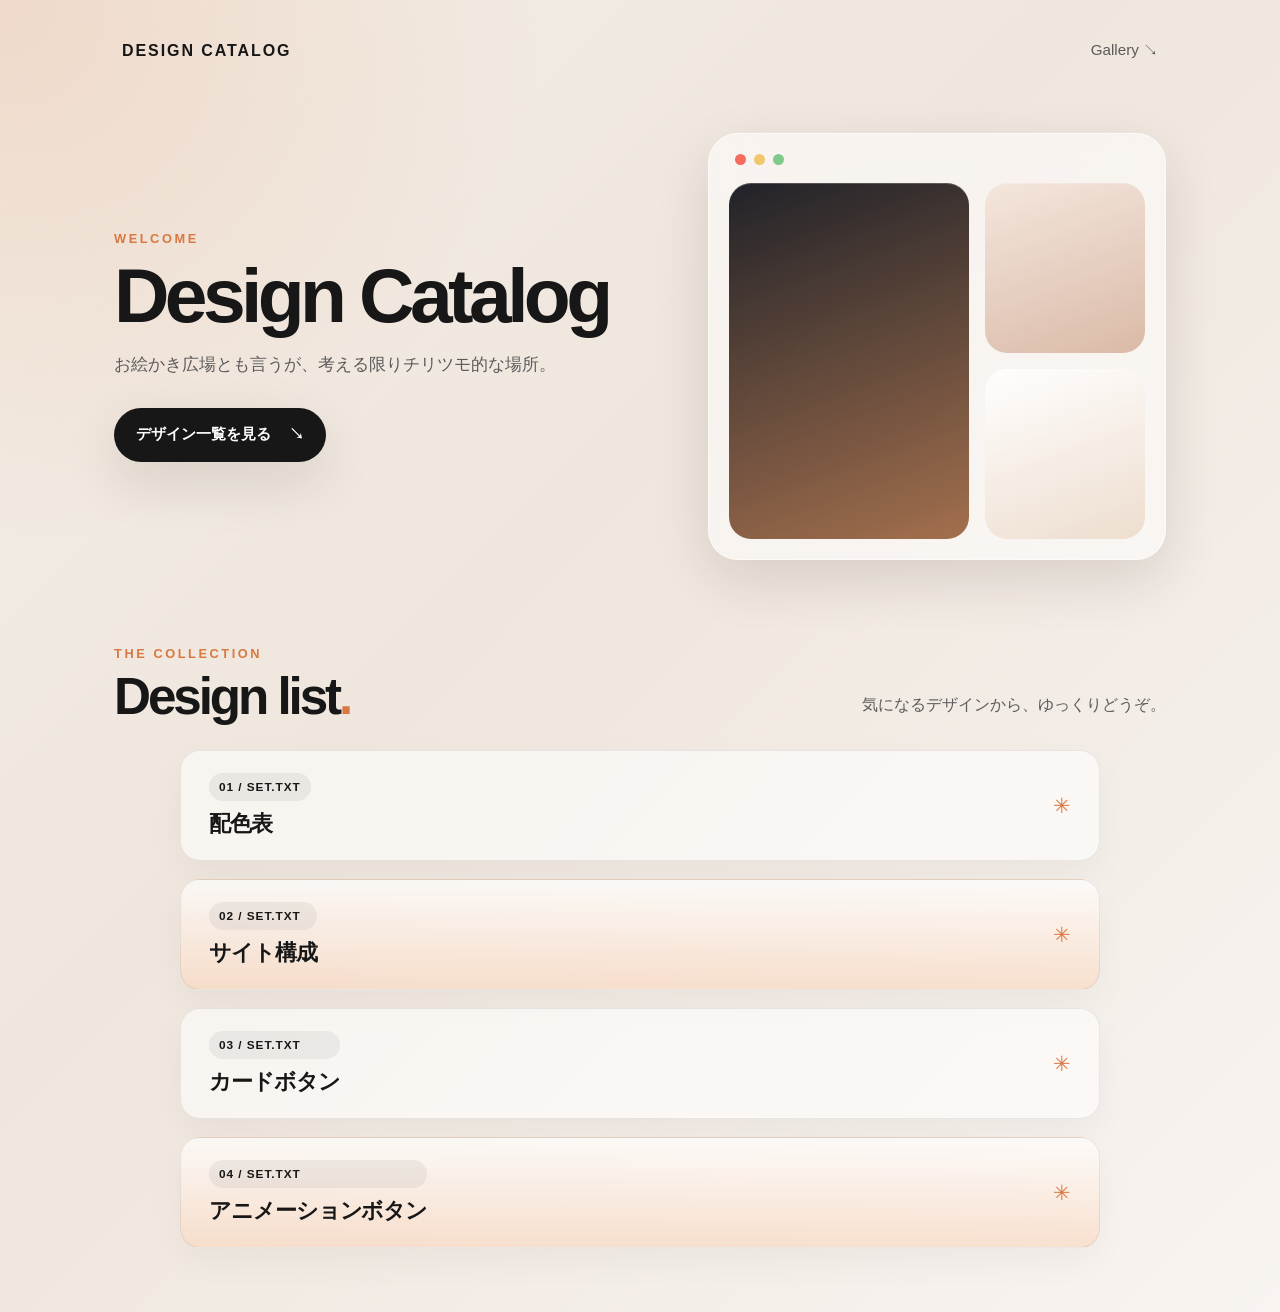
<file: index.html>
<!DOCTYPE html>
<html lang="ja">
    <head>
        <meta charset="UTF-8" />
        <meta name="viewport" content="width=device-width, initial-scale=1.0" />
        <link rel="stylesheet" href="index.css" />
        <script src="catalog-data.js" defer></script>
        <script src="catalog.js" defer></script>
        <title>Design Catalog</title>
    </head>
    <body>
        <div class="page-shell">
            <header class="topbar">
                <div class="brand">Design Catalog</div>
                <nav class="nav">
                    <a href="#gallery">Gallery <span aria-hidden="true">↘</span></a>
                </nav>
            </header>
            <main>
                <section class="hero" aria-labelledby="page-title">
                    <div class="hero-copy">
                        <p class="eyebrow">welcome</p>
                        <h1 id="page-title">Design Catalog</h1>
                        <p class="subtitle">
                            お絵かき広場とも言うが、考える限りチリツモ的な場所。
                        </p>
                        <div class="actions">
                            <a class="primary" href="#gallery">
                                デザイン一覧を見る
                                <span aria-hidden="true">↘</span>
                            </a>
                        </div>
                    </div>

                    <div class="hero-card" aria-label="Preview panel">
                        <div class="mini-window">
                            <span class="dot red"></span>
                            <span class="dot yellow"></span>
                            <span class="dot green"></span>
                        </div>
                        <div class="preview-grid">
                            <div class="preview-panel large"></div>
                            <div class="preview-panel small"></div>
                            <div class="preview-panel small alt"></div>
                        </div>
                    </div>
                </section>

                <section class="gallery" id="gallery" aria-labelledby="gallery-title">
                    <div class="section-heading">
                        <div>
                            <p class="eyebrow">the collection</p>
                            <h2 id="gallery-title">Design list<span>.</span></h2>
                        </div>
                        <p>気になるデザインから、ゆっくりどうぞ。</p>
                    </div>

                    <div class="card-grid" id="catalog-list" aria-live="polite">
                        <p class="catalog-message">デザインを読み込み中…</p>
                    </div>
                </section>
            </main>
        </div>
    </body>
</html>
</file>
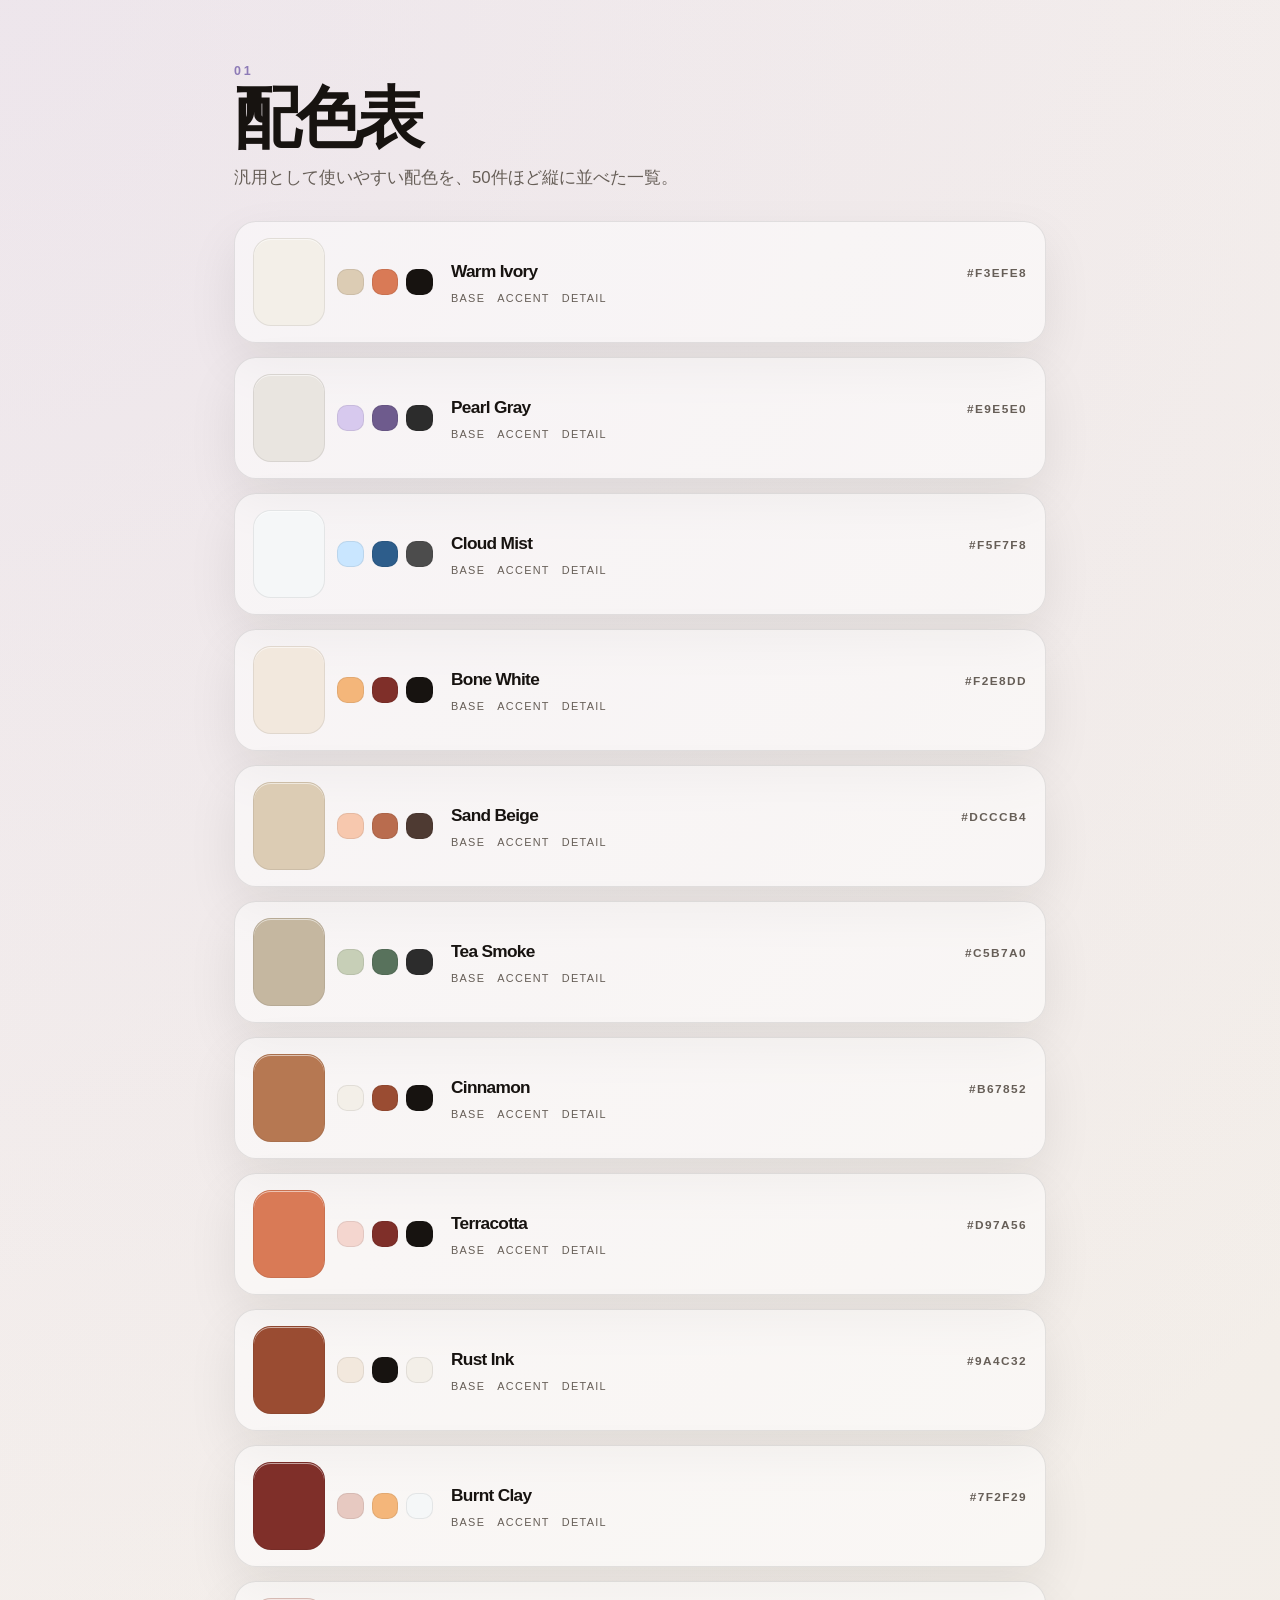
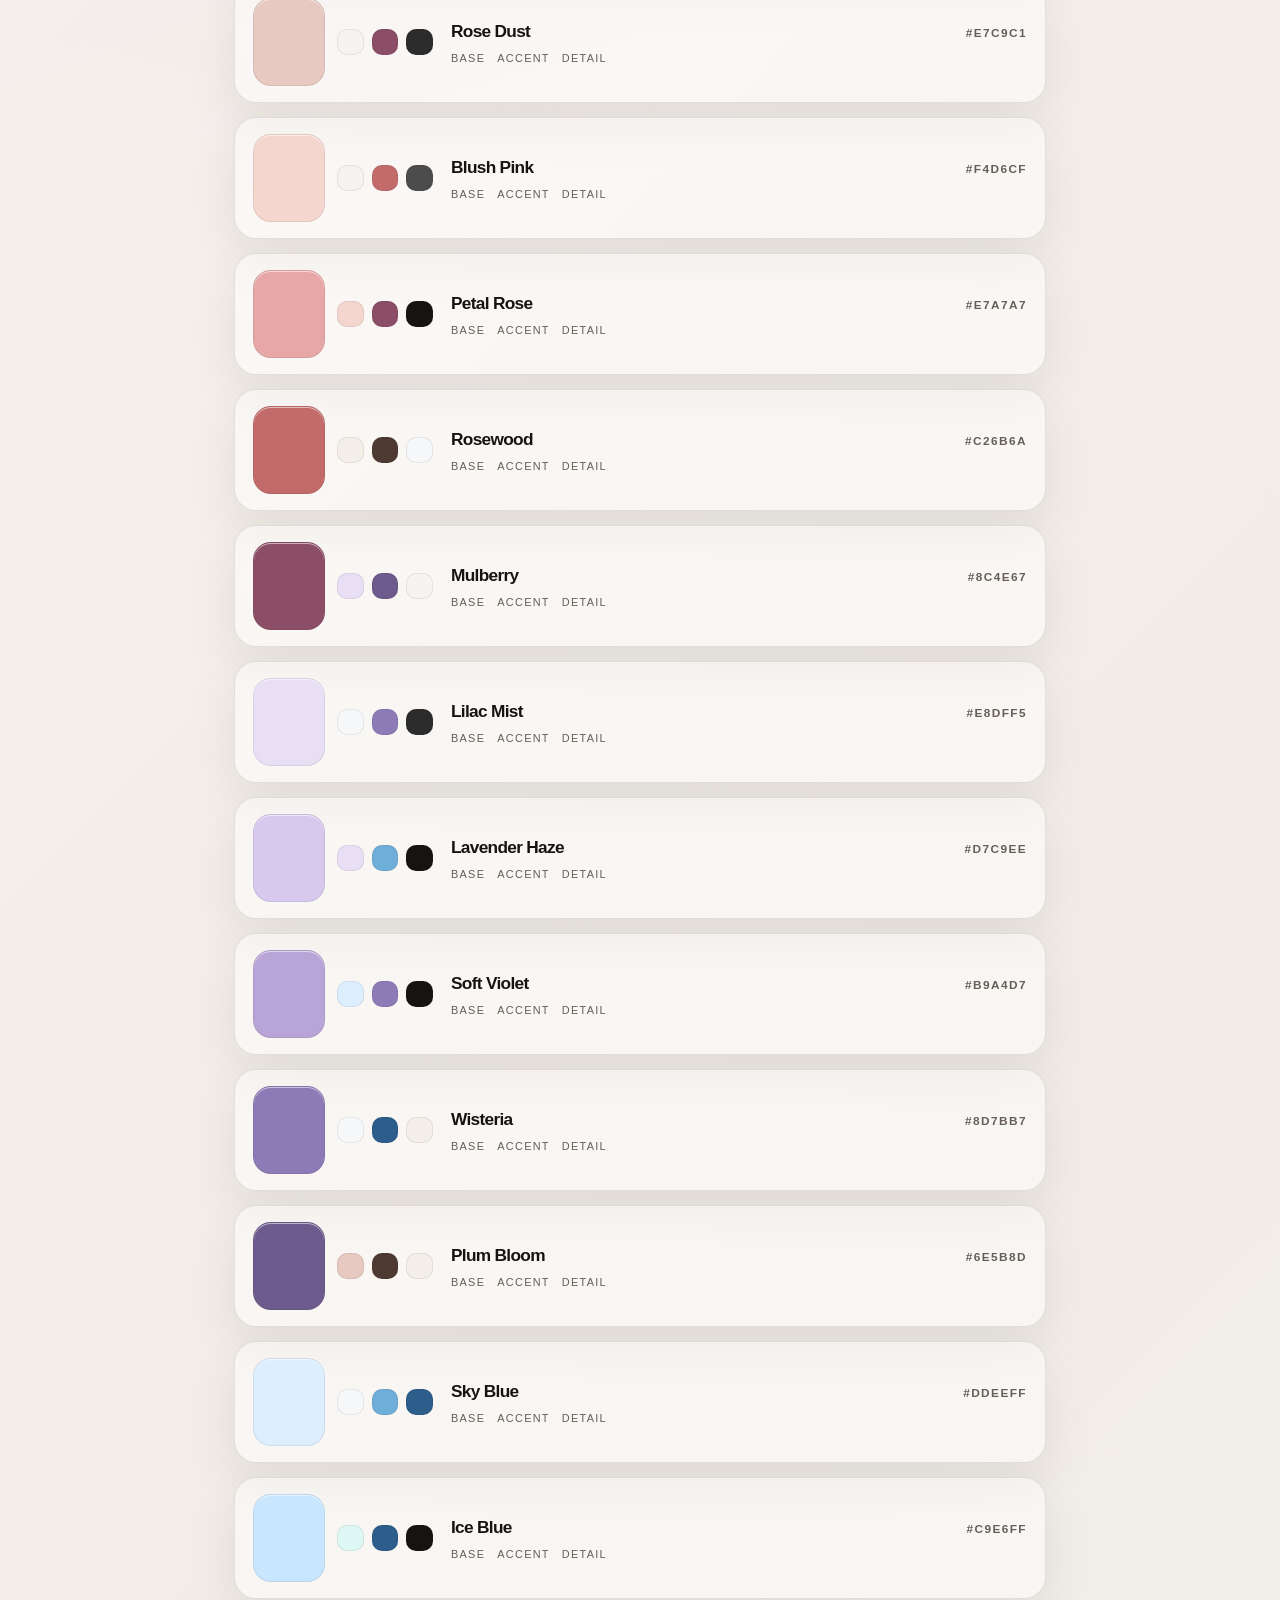
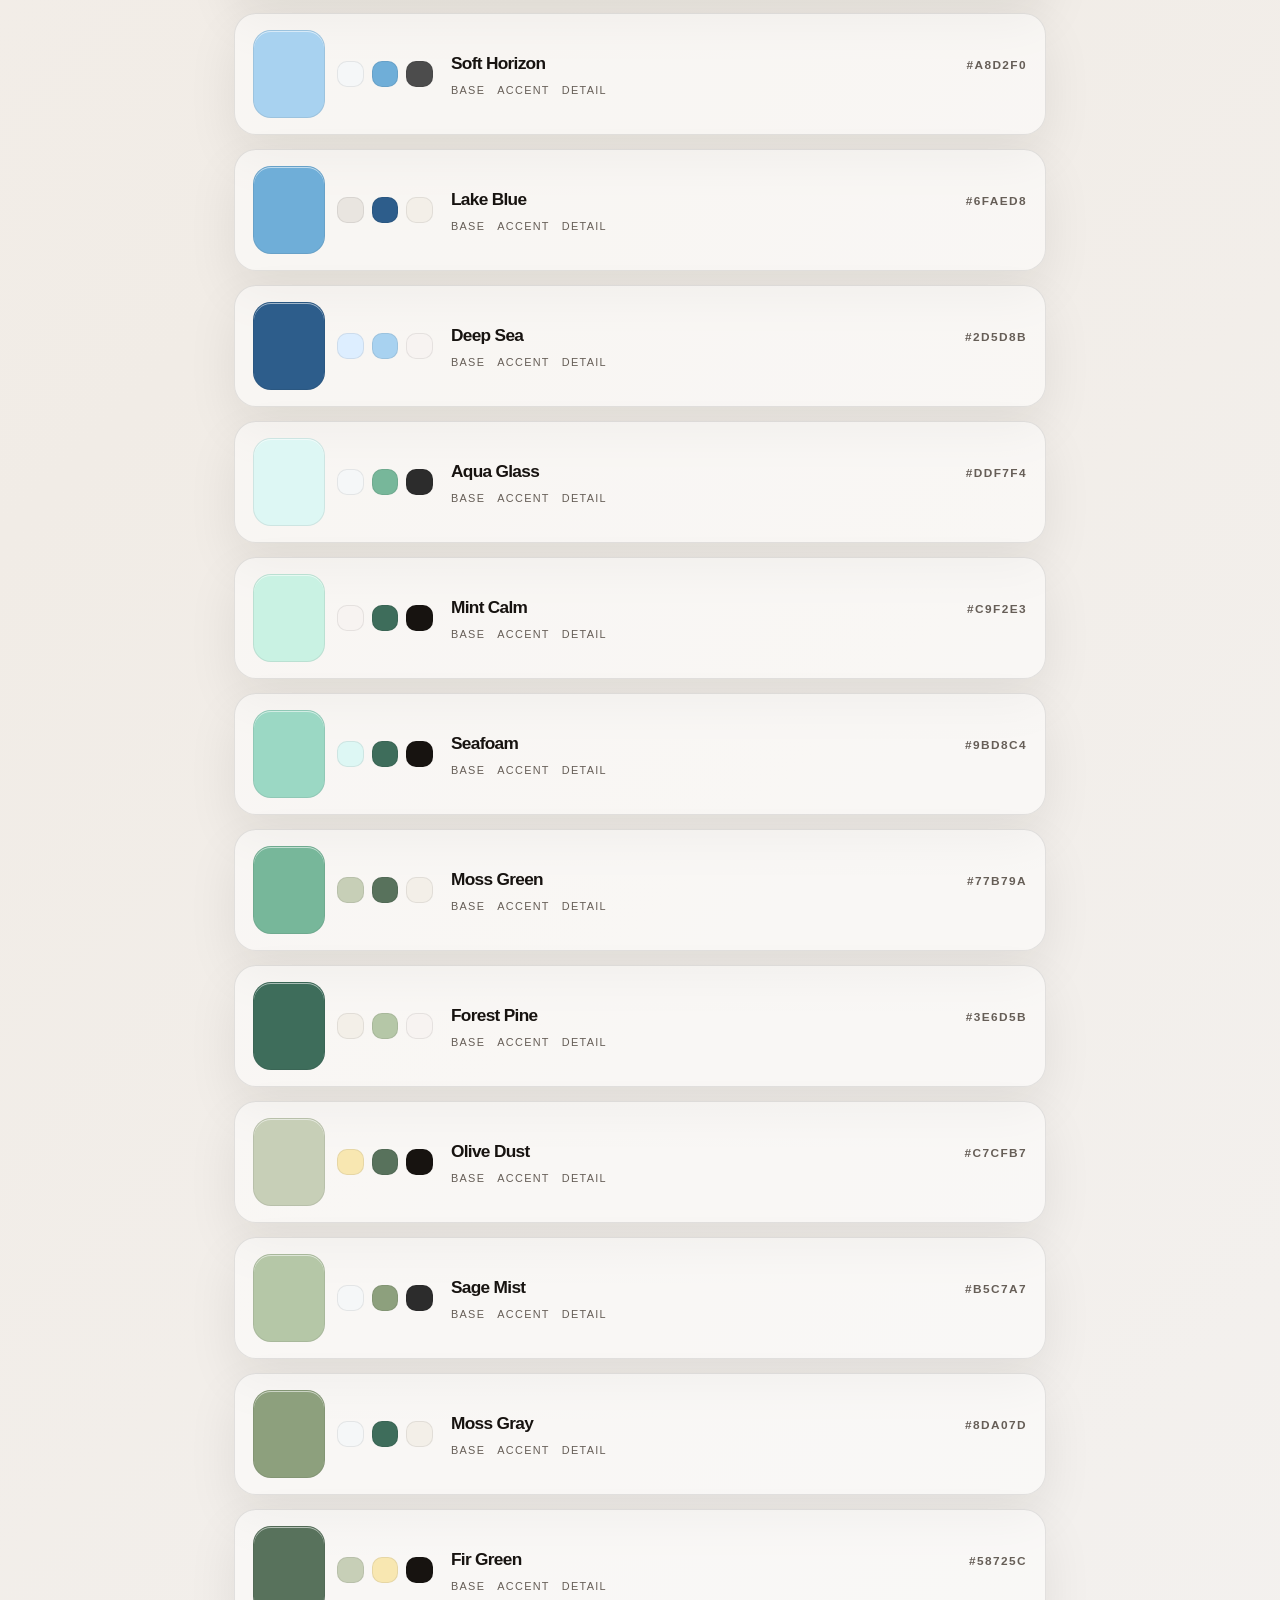
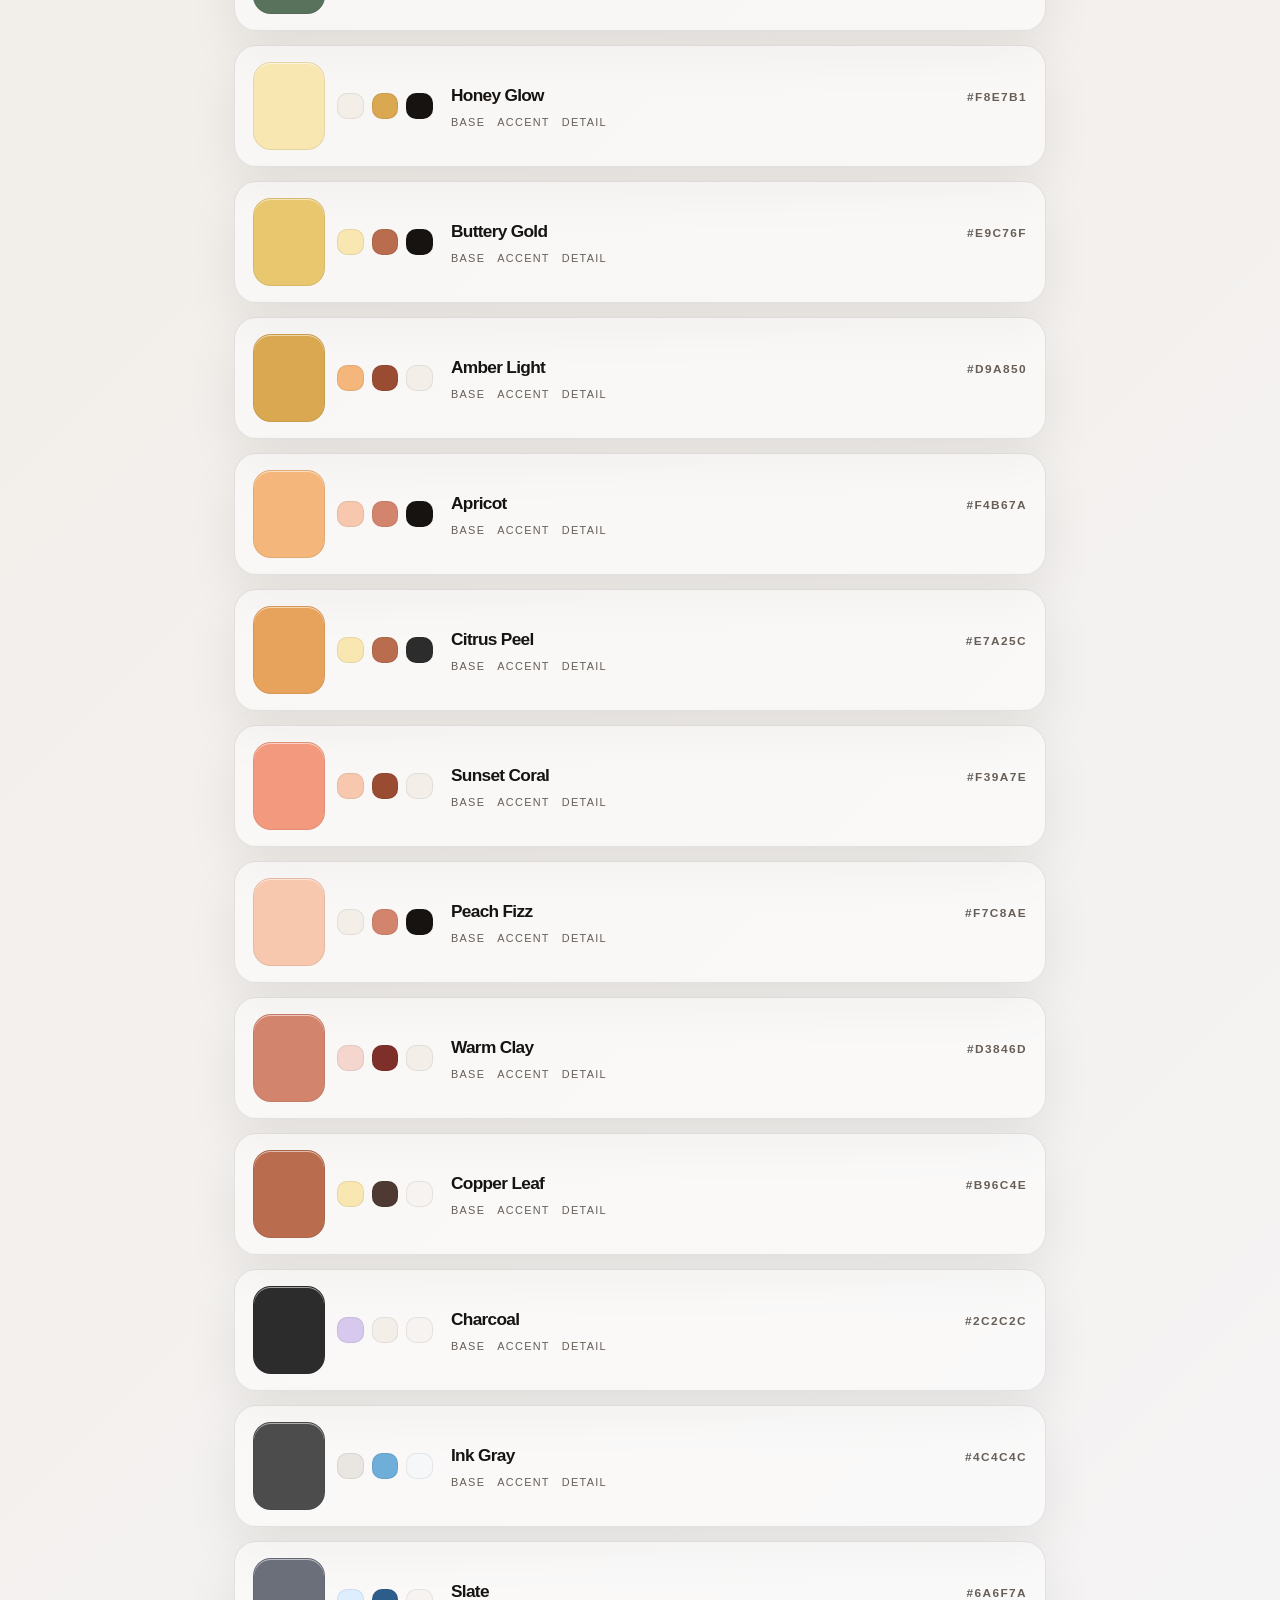
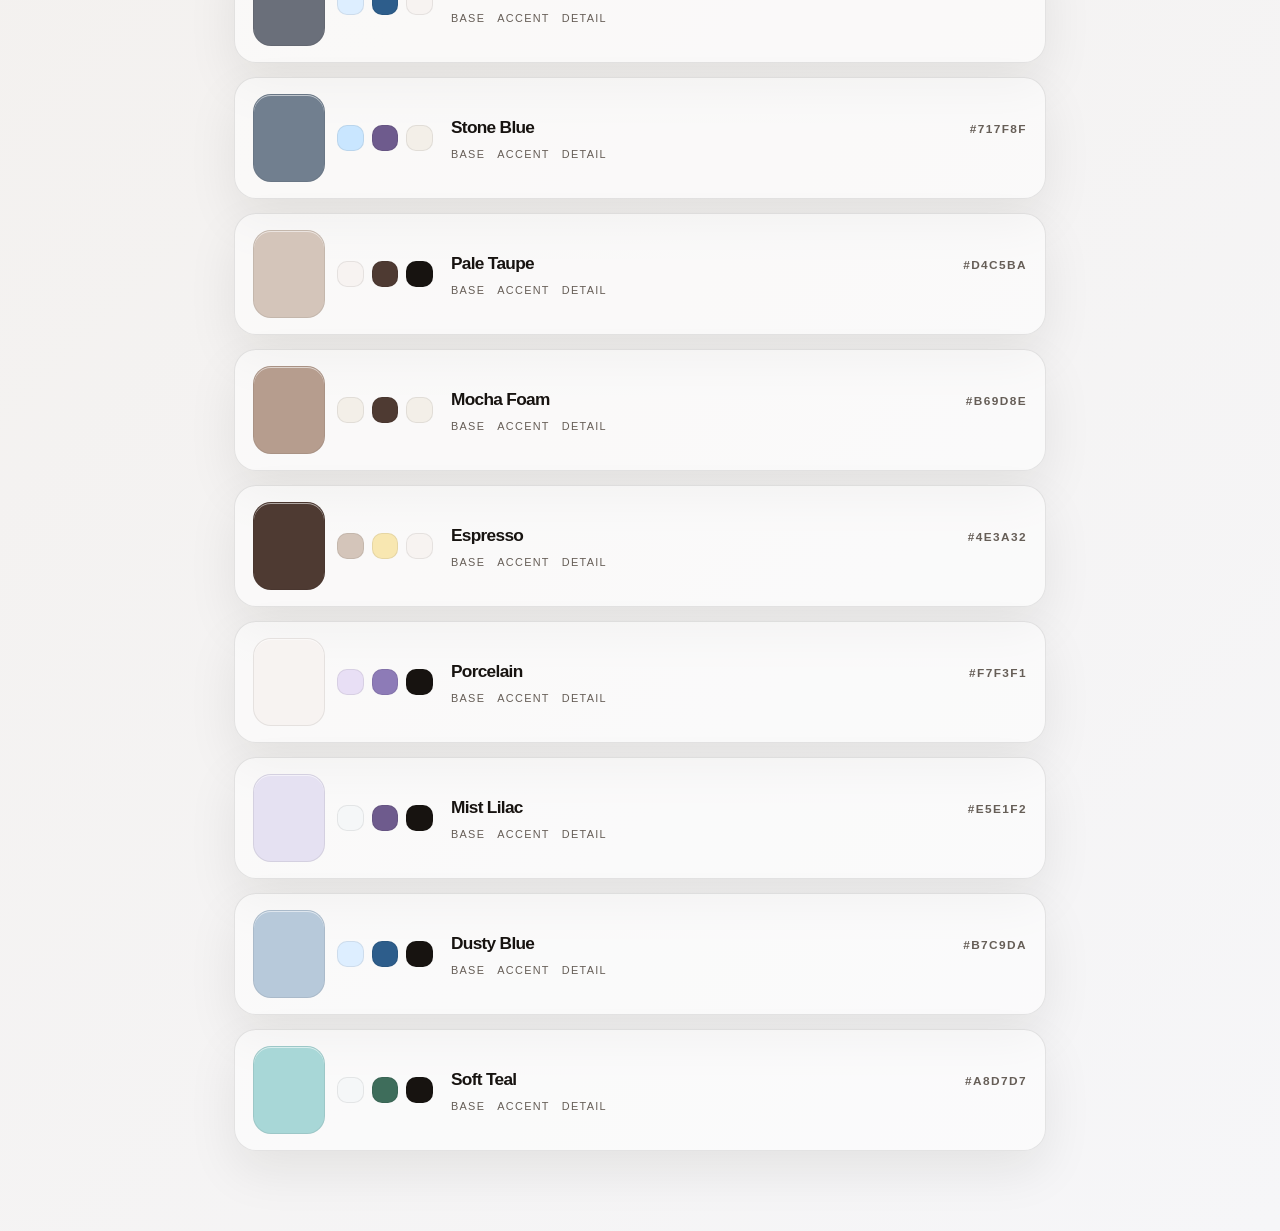
<file: 01/index.html>
<!DOCTYPE html>
<html lang="ja">
    <head>
        <meta charset="UTF-8" />
        <meta name="viewport" content="width=device-width, initial-scale=1.0" />
        <title>01 / 配色表</title>
        <link rel="stylesheet" href="index.css" />
    </head>
    <body>
        <main class="page-shell">
            <header class="page-header">
                <p class="eyebrow">01</p>
                <h1>配色表</h1>
                <p class="description">
                    汎用として使いやすい配色を、50件ほど縦に並べた一覧。
                </p>
            </header>

            <ul class="palette-list" id="palette-list" aria-label="配色表"></ul>
        </main>

        <script>
            const palette = [
                { name: "Warm Ivory", base: "#F3EFE8", secondary: "#DCCCB4", accent: "#D97A56", detail: "#171310" },
                { name: "Pearl Gray", base: "#E9E5E0", secondary: "#D7C9EE", accent: "#6E5B8D", detail: "#2C2C2C" },
                { name: "Cloud Mist", base: "#F5F7F8", secondary: "#C9E6FF", accent: "#2D5D8B", detail: "#4C4C4C" },
                { name: "Bone White", base: "#F2E8DD", secondary: "#F4B67A", accent: "#7F2F29", detail: "#171310" },
                { name: "Sand Beige", base: "#DCCCB4", secondary: "#F7C8AE", accent: "#B96C4E", detail: "#4E3A32" },
                { name: "Tea Smoke", base: "#C5B7A0", secondary: "#C7CFB7", accent: "#58725C", detail: "#2C2C2C" },
                { name: "Cinnamon", base: "#B67852", secondary: "#F3EFE8", accent: "#9A4C32", detail: "#171310" },
                { name: "Terracotta", base: "#D97A56", secondary: "#F4D6CF", accent: "#7F2F29", detail: "#171310" },
                { name: "Rust Ink", base: "#9A4C32", secondary: "#F2E8DD", accent: "#171310", detail: "#F3EFE8" },
                { name: "Burnt Clay", base: "#7F2F29", secondary: "#E7C9C1", accent: "#F4B67A", detail: "#F5F7F8" },
                { name: "Rose Dust", base: "#E7C9C1", secondary: "#F7F3F1", accent: "#8C4E67", detail: "#2C2C2C" },
                { name: "Blush Pink", base: "#F4D6CF", secondary: "#F7F3F1", accent: "#C26B6A", detail: "#4C4C4C" },
                { name: "Petal Rose", base: "#E7A7A7", secondary: "#F4D6CF", accent: "#8C4E67", detail: "#171310" },
                { name: "Rosewood", base: "#C26B6A", secondary: "#F3EFE8", accent: "#4E3A32", detail: "#F5F7F8" },
                { name: "Mulberry", base: "#8C4E67", secondary: "#E8DFF5", accent: "#6E5B8D", detail: "#F7F3F1" },
                { name: "Lilac Mist", base: "#E8DFF5", secondary: "#F5F7F8", accent: "#8D7BB7", detail: "#2C2C2C" },
                { name: "Lavender Haze", base: "#D7C9EE", secondary: "#E8DFF5", accent: "#6FAED8", detail: "#171310" },
                { name: "Soft Violet", base: "#B9A4D7", secondary: "#DDEEFF", accent: "#8D7BB7", detail: "#171310" },
                { name: "Wisteria", base: "#8D7BB7", secondary: "#F5F7F8", accent: "#2D5D8B", detail: "#F3EFE8" },
                { name: "Plum Bloom", base: "#6E5B8D", secondary: "#E7C9C1", accent: "#4E3A32", detail: "#F3EFE8" },
                { name: "Sky Blue", base: "#DDEEFF", secondary: "#F5F7F8", accent: "#6FAED8", detail: "#2D5D8B" },
                { name: "Ice Blue", base: "#C9E6FF", secondary: "#DDF7F4", accent: "#2D5D8B", detail: "#171310" },
                { name: "Soft Horizon", base: "#A8D2F0", secondary: "#F5F7F8", accent: "#6FAED8", detail: "#4C4C4C" },
                { name: "Lake Blue", base: "#6FAED8", secondary: "#E9E5E0", accent: "#2D5D8B", detail: "#F3EFE8" },
                { name: "Deep Sea", base: "#2D5D8B", secondary: "#DDEEFF", accent: "#A8D2F0", detail: "#F7F3F1" },
                { name: "Aqua Glass", base: "#DDF7F4", secondary: "#F5F7F8", accent: "#77B79A", detail: "#2C2C2C" },
                { name: "Mint Calm", base: "#C9F2E3", secondary: "#F7F3F1", accent: "#3E6D5B", detail: "#171310" },
                { name: "Seafoam", base: "#9BD8C4", secondary: "#DDF7F4", accent: "#3E6D5B", detail: "#171310" },
                { name: "Moss Green", base: "#77B79A", secondary: "#C7CFB7", accent: "#58725C", detail: "#F3EFE8" },
                { name: "Forest Pine", base: "#3E6D5B", secondary: "#F3EFE8", accent: "#B5C7A7", detail: "#F7F3F1" },
                { name: "Olive Dust", base: "#C7CFB7", secondary: "#F8E7B1", accent: "#58725C", detail: "#171310" },
                { name: "Sage Mist", base: "#B5C7A7", secondary: "#F5F7F8", accent: "#8DA07D", detail: "#2C2C2C" },
                { name: "Moss Gray", base: "#8DA07D", secondary: "#F5F7F8", accent: "#3E6D5B", detail: "#F3EFE8" },
                { name: "Fir Green", base: "#58725C", secondary: "#C7CFB7", accent: "#F8E7B1", detail: "#171310" },
                { name: "Honey Glow", base: "#F8E7B1", secondary: "#F3EFE8", accent: "#D9A850", detail: "#171310" },
                { name: "Buttery Gold", base: "#E9C76F", secondary: "#F8E7B1", accent: "#B96C4E", detail: "#171310" },
                { name: "Amber Light", base: "#D9A850", secondary: "#F4B67A", accent: "#9A4C32", detail: "#F3EFE8" },
                { name: "Apricot", base: "#F4B67A", secondary: "#F7C8AE", accent: "#D3846D", detail: "#171310" },
                { name: "Citrus Peel", base: "#E7A25C", secondary: "#F8E7B1", accent: "#B96C4E", detail: "#2C2C2C" },
                { name: "Sunset Coral", base: "#F39A7E", secondary: "#F7C8AE", accent: "#9A4C32", detail: "#F3EFE8" },
                { name: "Peach Fizz", base: "#F7C8AE", secondary: "#F3EFE8", accent: "#D3846D", detail: "#171310" },
                { name: "Warm Clay", base: "#D3846D", secondary: "#F4D6CF", accent: "#7F2F29", detail: "#F3EFE8" },
                { name: "Copper Leaf", base: "#B96C4E", secondary: "#F8E7B1", accent: "#4E3A32", detail: "#F7F3F1" },
                { name: "Charcoal", base: "#2C2C2C", secondary: "#D7C9EE", accent: "#F3EFE8", detail: "#F7F3F1" },
                { name: "Ink Gray", base: "#4C4C4C", secondary: "#E9E5E0", accent: "#6FAED8", detail: "#F5F7F8" },
                { name: "Slate", base: "#6A6F7A", secondary: "#DDEEFF", accent: "#2D5D8B", detail: "#F7F3F1" },
                { name: "Stone Blue", base: "#717F8F", secondary: "#C9E6FF", accent: "#6E5B8D", detail: "#F3EFE8" },
                { name: "Pale Taupe", base: "#D4C5BA", secondary: "#F7F3F1", accent: "#4E3A32", detail: "#171310" },
                { name: "Mocha Foam", base: "#B69D8E", secondary: "#F3EFE8", accent: "#4E3A32", detail: "#F3EFE8" },
                { name: "Espresso", base: "#4E3A32", secondary: "#D4C5BA", accent: "#F8E7B1", detail: "#F7F3F1" },
                { name: "Porcelain", base: "#F7F3F1", secondary: "#E8DFF5", accent: "#8D7BB7", detail: "#171310" },
                { name: "Mist Lilac", base: "#E5E1F2", secondary: "#F5F7F8", accent: "#6E5B8D", detail: "#171310" },
                { name: "Dusty Blue", base: "#B7C9DA", secondary: "#DDEEFF", accent: "#2D5D8B", detail: "#171310" },
                { name: "Soft Teal", base: "#A8D7D7", secondary: "#F5F7F8", accent: "#3E6D5B", detail: "#171310" }
            ];

            const list = document.getElementById("palette-list");

            palette.forEach(({ name, base, secondary, accent, detail }) => {
                const item = document.createElement("li");
                item.className = "palette-item";
                item.setAttribute("tabindex", "0");
                item.setAttribute("role", "button");
                item.setAttribute("aria-expanded", "false");

                const swatches = document.createElement("div");
                swatches.className = "swatches";

                const baseSwatch = document.createElement("span");
                baseSwatch.className = "swatch large";
                baseSwatch.style.background = base;
                baseSwatch.setAttribute("aria-label", `${name} ベース ${base}`);

                const triplet = document.createElement("div");
                triplet.className = "triplet";

                [
                    ["secondary", secondary],
                    ["accent", accent],
                    ["detail", detail]
                ].forEach(([role, hex]) => {
                    const chip = document.createElement("span");
                    chip.className = `chip ${role}`;
                    chip.style.background = hex;
                    chip.title = `${name} ${role}`;
                    chip.setAttribute("aria-label", `${name} ${role} ${hex}`);
                    triplet.appendChild(chip);
                });

                const meta = document.createElement("div");
                meta.className = "meta";

                const label = document.createElement("div");
                label.className = "name-line";

                const nameEl = document.createElement("span");
                nameEl.className = "name";
                nameEl.textContent = name;

                const code = document.createElement("span");
                code.className = "code";
                code.textContent = base;

                label.append(nameEl, code);

                const legend = document.createElement("div");
                legend.className = "legend";
                legend.innerHTML = '<span>base</span><span>accent</span><span>detail</span>';

                const sample = document.createElement("div");
                sample.className = "sample-panel";
                sample.hidden = true;

                const sampleStage = document.createElement("div");
                sampleStage.className = "sample-stage";

                [
                    { label: "背景白", bg: "#ffffff", fg: detail, accentText: detail, panel: base, soft: secondary },
                    { label: "背景黒", bg: "#121212", fg: "#f5f5f5", accentText: "#ffffff", panel: detail, soft: accent }
                ].forEach(({ label, bg, fg, accentText, panel, soft }) => {
                    const surface = document.createElement("div");
                    surface.className = "sample-surface";
                    surface.style.background = bg;

                    const card = document.createElement("div");
                    card.className = "sample-card";
                    card.style.background = `linear-gradient(135deg, ${panel} 0%, ${soft} 100%)`;

                    const sampleHeader = document.createElement("div");
                    sampleHeader.className = "sample-header";
                    sampleHeader.innerHTML = '<span class="sample-dots"><i style="background:#f56b5d"></i><i style="background:#f2c76c"></i><i style="background:#7fc98c"></i></span><span class="sample-tag" style="color:' + fg + ';">' + label + '</span>';

                    const sampleBody = document.createElement("div");
                    sampleBody.className = "sample-body";
                    sampleBody.innerHTML = `
                        <div class="sample-title" style="background:${accent}; color:${accentText};">${name}</div>
                        <div class="sample-row">
                            <span class="sample-pill" style="background:${fg}; color:${bg};">text</span>
                            <span class="sample-pill soft" style="background:${secondary}; color:${detail};">button</span>
                        </div>
                    `;

                    card.append(sampleHeader, sampleBody);
                    surface.append(card);
                    sampleStage.append(surface);
                });

                sample.append(sampleStage);
                meta.append(label, legend, triplet, sample);
                swatches.append(baseSwatch, triplet);
                item.append(swatches, meta);

                item.addEventListener("click", () => {
                    const willOpen = !item.classList.contains("is-open");
                    item.classList.toggle("is-open", willOpen);
                    item.setAttribute("aria-expanded", String(willOpen));
                    sample.hidden = !willOpen;
                });

                item.addEventListener("keydown", (event) => {
                    if (event.key === "Enter" || event.key === " ") {
                        event.preventDefault();
                        item.click();
                    }
                });

                list.appendChild(item);
            });
        </script>
    </body>
</html>
</file>
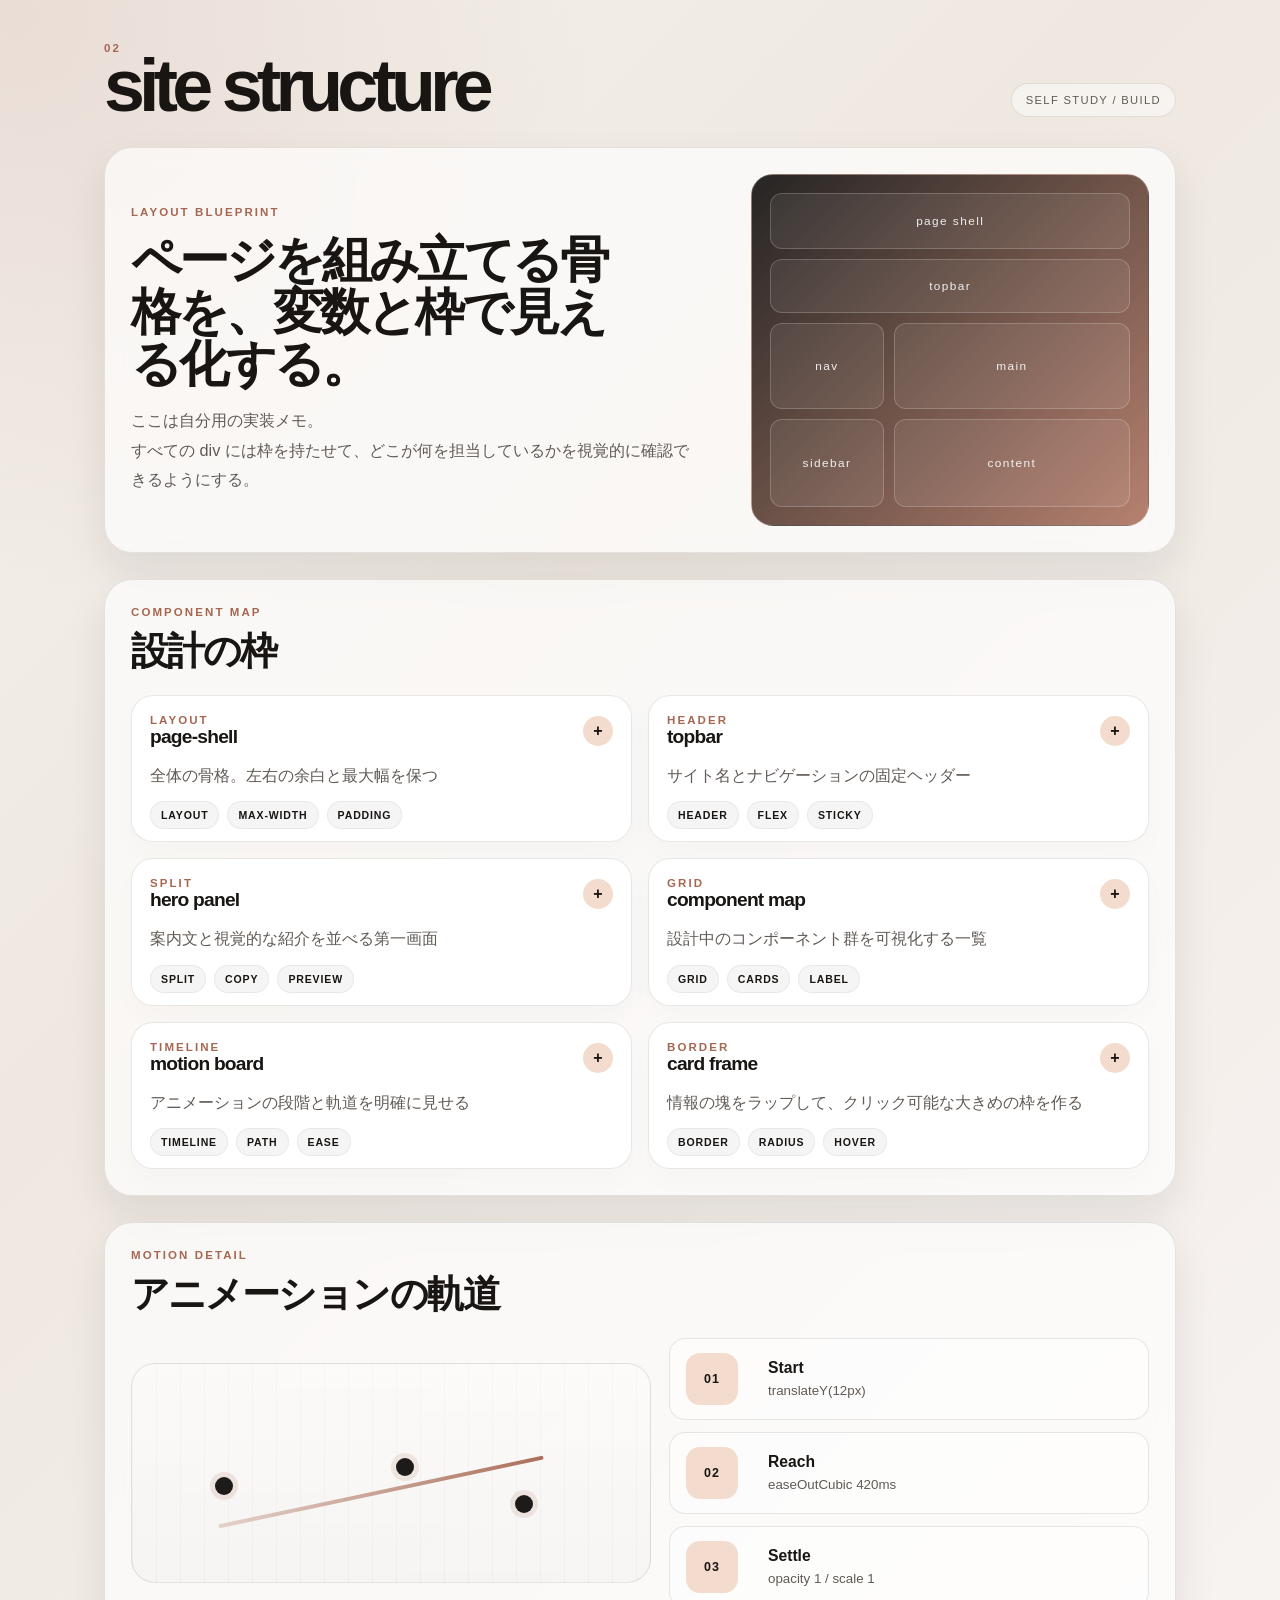
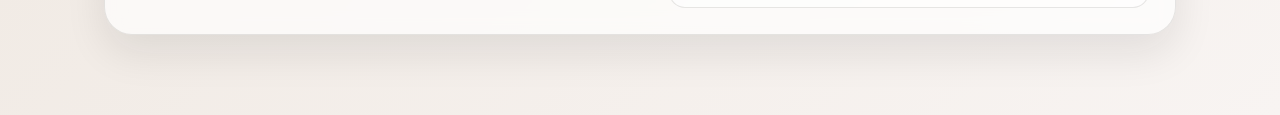
<file: 02/index.html>
<!DOCTYPE html>
<html lang="ja">
    <head>
        <meta charset="UTF-8" />
        <meta name="viewport" content="width=device-width, initial-scale=1.0" />
        <title>02 / Site Structure</title>
        <link rel="stylesheet" href="index.css" />
    </head>
    <body>
        <main class="page-shell">
            <header class="topbar">
                <div>
                    <p class="eyebrow">02</p>
                    <h1>site structure</h1>
                </div>
                <span class="status-pill">self study / build</span>
            </header>

            <section class="hero panel">
                <div class="hero-copy">
                    <p class="label">layout blueprint</p>
                    <h2>ページを組み立てる骨格を、変数と枠で見える化する。</h2>
                    <p class="lead">
                        ここは自分用の実装メモ。<br />
                        すべての div には枠を持たせて、どこが何を担当しているかを視覚的に確認できるようにする。
                    </p>
                </div>
                <div class="hero-visual" aria-label="site structure diagram">
                    <div class="frame shell">page shell</div>
                    <div class="frame header">topbar</div>
                    <div class="frame nav">nav</div>
                    <div class="frame main">main</div>
                    <div class="frame aside">sidebar</div>
                    <div class="frame content">content</div>
                </div>
            </section>

            <section class="panel">
                <div class="section-heading">
                    <div>
                        <p class="label">component map</p>
                        <h3>設計の枠</h3>
                    </div>
                </div>
                <div class="structure-grid" id="structure-grid"></div>
            </section>

            <section class="panel motion-panel">
                <div class="section-heading">
                    <div>
                        <p class="label">motion detail</p>
                        <h3>アニメーションの軌道</h3>
                    </div>
                </div>

                <div class="motion-board">
                    <div class="path-wrap" aria-label="motion path preview">
                        <div class="path-line"></div>
                        <div class="path-dot dot-1"></div>
                        <div class="path-dot dot-2"></div>
                        <div class="path-dot dot-3"></div>
                    </div>
                    <div class="motion-steps">
                        <div class="step">
                            <span class="step-index">01</span>
                            <div>
                                <strong>Start</strong>
                                <small>translateY(12px)</small>
                            </div>
                        </div>
                        <div class="step">
                            <span class="step-index">02</span>
                            <div>
                                <strong>Reach</strong>
                                <small>easeOutCubic 420ms</small>
                            </div>
                        </div>
                        <div class="step">
                            <span class="step-index">03</span>
                            <div>
                                <strong>Settle</strong>
                                <small>opacity 1 / scale 1</small>
                            </div>
                        </div>
                    </div>
                </div>
            </section>
        </main>

        <script>
            const structures = [
                {
                    name: "page-shell",
                    purpose: "全体の骨格。左右の余白と最大幅を保つ",
                    tag: ["layout", "max-width", "padding"],
                    snippet: `<div class="page-shell">\n  <header class="topbar"></header>\n  <main></main>\n</div>`
                },
                {
                    name: "topbar",
                    purpose: "サイト名とナビゲーションの固定ヘッダー",
                    tag: ["header", "flex", "sticky"],
                    snippet: `<header class="topbar">\n  <div class="brand">Site</div>\n  <nav>...</nav>\n</header>`
                },
                {
                    name: "hero panel",
                    purpose: "案内文と視覚的な紹介を並べる第一画面",
                    tag: ["split", "copy", "preview"],
                    snippet: `<section class="hero panel">\n  <div class="hero-copy">...</div>\n  <div class="hero-visual">...</div>\n</section>`
                },
                {
                    name: "component map",
                    purpose: "設計中のコンポーネント群を可視化する一覧",
                    tag: ["grid", "cards", "label"],
                    snippet: `<section class="panel">\n  <div class="structure-grid">...</div>\n</section>`
                },
                {
                    name: "motion board",
                    purpose: "アニメーションの段階と軌道を明確に見せる",
                    tag: ["timeline", "path", "ease"],
                    snippet: `<div class="motion-board">\n  <div class="path-wrap"></div>\n  <div class="motion-steps">...</div>\n</div>`
                },
                {
                    name: "card frame",
                    purpose: "情報の塊をラップして、クリック可能な大きめの枠を作る",
                    tag: ["border", "radius", "hover"],
                    snippet: `<article class="struct-card">\n  <header>...</header>\n  <div class="code-block">...</div>\n</article>`
                }
            ];

            const grid = document.getElementById("structure-grid");

            structures.forEach((item) => {
                const card = document.createElement("article");
                card.className = "struct-card";
                card.tabIndex = 0;
                card.setAttribute("role", "button");
                card.setAttribute("aria-expanded", "false");

                const header = document.createElement("header");
                header.className = "card-header";
                header.innerHTML = `
                    <div>
                        <p class="mini-label">${item.tag[0]}</p>
                        <h4>${item.name}</h4>
                    </div>
                    <span class="toggle-mark">+</span>
                `;

                const body = document.createElement("div");
                body.className = "card-body";
                body.innerHTML = `
                    <p>${item.purpose}</p>
                    <div class="tag-row">
                        ${item.tag.map((tag) => `<span>${tag}</span>`).join("")}
                    </div>
                `;

                const codeBox = document.createElement("pre");
                codeBox.className = "code-block";
                codeBox.hidden = true;
                codeBox.textContent = item.snippet;

                card.append(header, body, codeBox);
                grid.appendChild(card);

                const toggle = () => {
                    const open = !card.classList.contains("open");
                    card.classList.toggle("open", open);
                    card.setAttribute("aria-expanded", String(open));
                    codeBox.hidden = !open;
                    header.querySelector(".toggle-mark").textContent = open ? "−" : "+";
                };

                card.addEventListener("click", toggle);
                card.addEventListener("keydown", (event) => {
                    if (event.key === "Enter" || event.key === " ") {
                        event.preventDefault();
                        toggle();
                    }
                });
            });
        </script>
    </body>
</html>
</file>
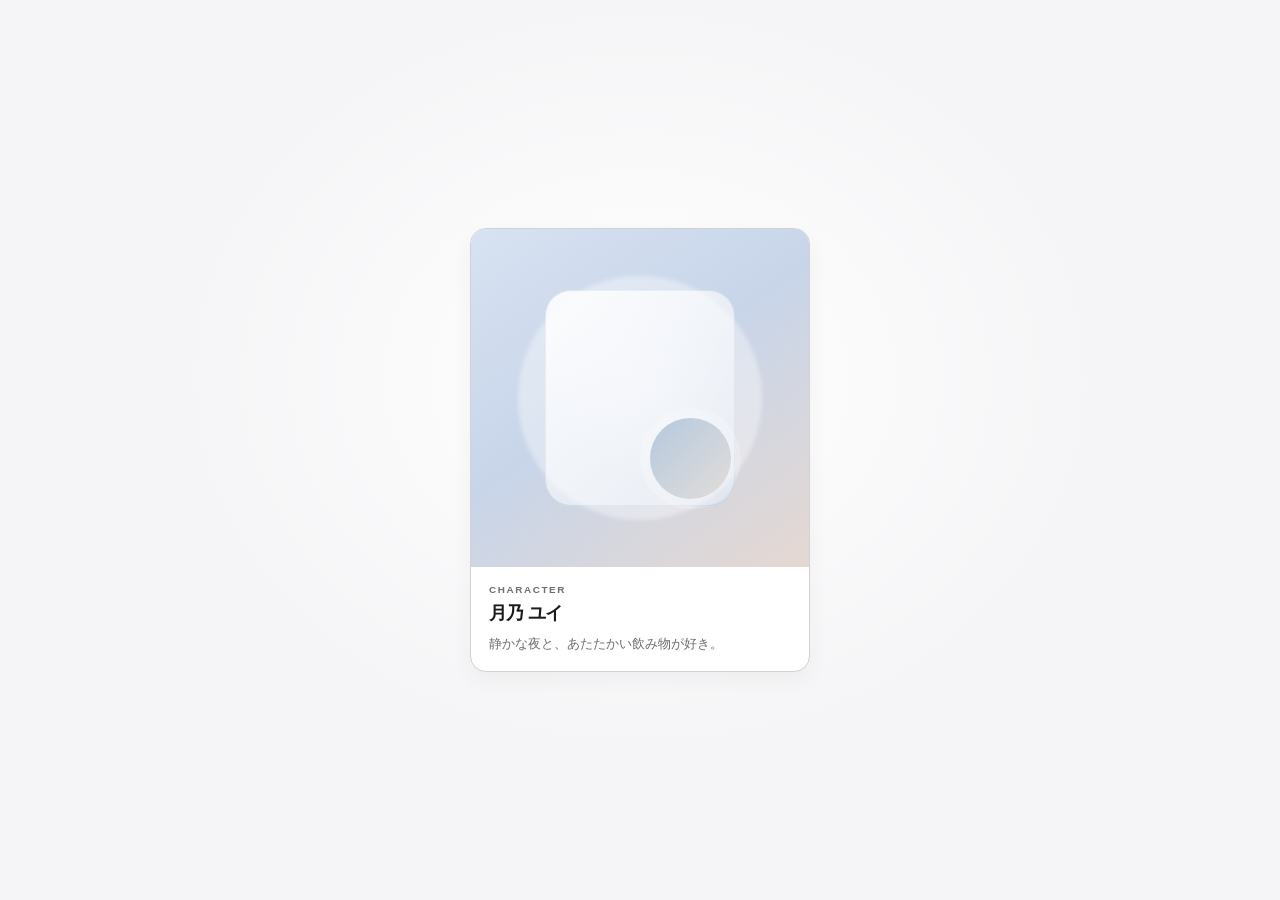
<file: 03/index.html>
<!DOCTYPE html>
<html lang="ja">
    <head>
        <meta charset="UTF-8" />
        <meta name="viewport" content="width=device-width, initial-scale=1.0" />
        <meta name="theme-color" content="#f5f5f7" />
        <title>03 / カードボタン</title>
        <link rel="stylesheet" href="index.css" />
    </head>
    <body>
        <main class="canvas">
            <button class="character-card" type="button">
                <span class="card-image" aria-hidden="true">
                    <span class="image-glow"></span>
                </span>

                <span class="character-info">
                    <span class="card-heading">
                        <span>
                            <span class="character-kicker">CHARACTER</span>
                            <span class="character-name">月乃 ユイ</span>
                        </span>
                    </span>
                    <span class="character-description">
                        静かな夜と、あたたかい飲み物が好き。
                    </span>
                </span>
            </button>
        </main>
    </body>
</html>
</file>
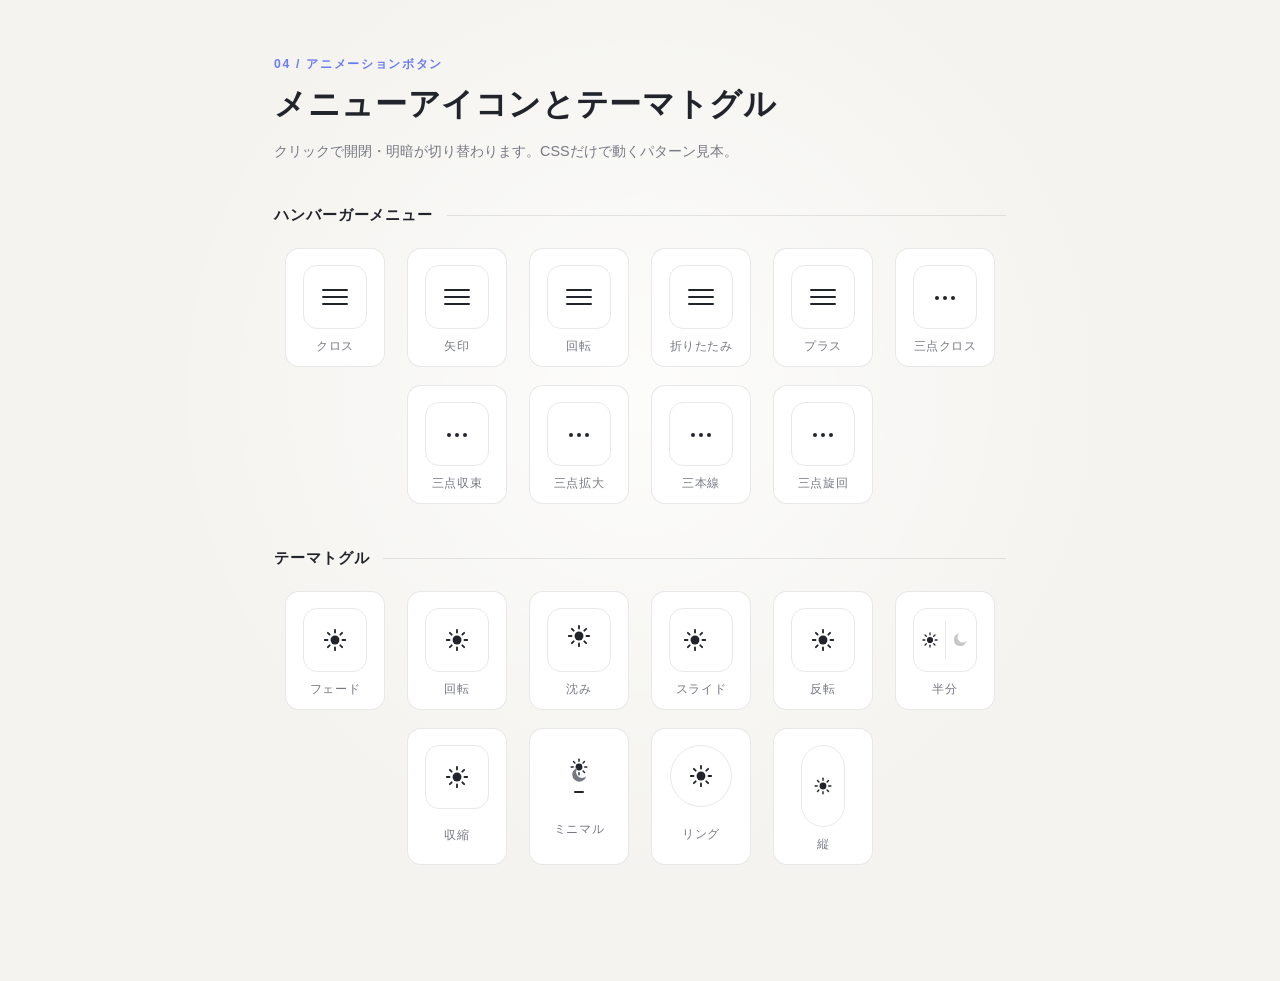
<file: 04/index.html>
<!DOCTYPE html>
<html lang="ja">
<head>
    <meta charset="UTF-8" />
    <meta name="viewport" content="width=device-width, initial-scale=1.0" />
    <meta name="theme-color" content="#f4f3ef" />
    <title>04 / アニメーションボタン</title>
    <link rel="stylesheet" href="index.css" />
    <script src="index.js" defer></script>
</head>
<body data-theme="light">
    <svg class="icon-defs" aria-hidden="true" focusable="false">
        <defs>
            <g id="icon-sun">
                <circle cx="12" cy="12" r="4.1" fill="currentColor" />
                <g stroke="currentColor" stroke-width="1.7" stroke-linecap="round">
                    <line x1="12" y1="2.6" x2="12" y2="5.1" />
                    <line x1="12" y1="18.9" x2="12" y2="21.4" />
                    <line x1="2.6" y1="12" x2="5.1" y2="12" />
                    <line x1="18.9" y1="12" x2="21.4" y2="12" />
                    <line x1="5.4" y1="5.4" x2="7.1" y2="7.1" />
                    <line x1="16.9" y1="16.9" x2="18.6" y2="18.6" />
                    <line x1="16.9" y1="7.1" x2="18.6" y2="5.4" />
                    <line x1="5.4" y1="18.6" x2="7.1" y2="16.9" />
                </g>
            </g>
            <path id="icon-moon" d="M20.6 13.4A8.4 8.4 0 1 1 10.6 3.4a6.7 6.7 0 0 0 10 10Z" fill="currentColor" />
        </defs>
    </svg>

    <main class="page-shell">
        <header class="page-header">
            <p class="eyebrow">04 / アニメーションボタン</p>
            <h1>メニューアイコンとテーマトグル</h1>
            <p class="lead">クリックで開閉・明暗が切り替わります。CSSだけで動くパターン見本。</p>
        </header>

        <section class="showcase" aria-labelledby="heading-menu">
            <h2 class="section-title" id="heading-menu">ハンバーガーメニュー</h2>

            <div class="control-grid">
                <figure class="control">
                    <button class="menu-button menu-button--cross" type="button" data-name="クロス">
                        <span class="menu-icon" aria-hidden="true"><span></span><span></span><span></span></span>
                    </button>
                    <figcaption>クロス</figcaption>
                </figure>
                <figure class="control">
                    <button class="menu-button menu-button--arrow" type="button" data-name="矢印">
                        <span class="menu-icon" aria-hidden="true"><span></span><span></span><span></span></span>
                    </button>
                    <figcaption>矢印</figcaption>
                </figure>
                <figure class="control">
                    <button class="menu-button menu-button--spin" type="button" data-name="回転">
                        <span class="menu-icon" aria-hidden="true"><span></span><span></span><span></span></span>
                    </button>
                    <figcaption>回転</figcaption>
                </figure>
                <figure class="control">
                    <button class="menu-button menu-button--collapse" type="button" data-name="折りたたみ">
                        <span class="menu-icon" aria-hidden="true"><span></span><span></span><span></span></span>
                    </button>
                    <figcaption>折りたたみ</figcaption>
                </figure>
                <figure class="control">
                    <button class="menu-button menu-button--plus" type="button" data-name="プラス">
                        <span class="menu-icon" aria-hidden="true"><span></span><span></span><span></span></span>
                    </button>
                    <figcaption>プラス</figcaption>
                </figure>
                <figure class="control">
                    <button class="menu-button menu-button--dots-cross" type="button" data-name="三点クロス">
                        <span class="menu-icon" aria-hidden="true"><span></span><span></span><span></span></span>
                    </button>
                    <figcaption>三点クロス</figcaption>
                </figure>
                <figure class="control">
                    <button class="menu-button menu-button--dots-stack" type="button" data-name="三点収束">
                        <span class="menu-icon" aria-hidden="true"><span></span><span></span><span></span></span>
                    </button>
                    <figcaption>三点収束</figcaption>
                </figure>
                <figure class="control">
                    <button class="menu-button menu-button--dots-expand" type="button" data-name="三点拡大">
                        <span class="menu-icon" aria-hidden="true"><span></span><span></span><span></span></span>
                    </button>
                    <figcaption>三点拡大</figcaption>
                </figure>
                <figure class="control">
                    <button class="menu-button menu-button--dots-bars" type="button" data-name="三本線">
                        <span class="menu-icon" aria-hidden="true"><span></span><span></span><span></span></span>
                    </button>
                    <figcaption>三本線</figcaption>
                </figure>
                <figure class="control">
                    <button class="menu-button menu-button--dots-orbit" type="button" data-name="三点旋回">
                        <span class="menu-icon" aria-hidden="true"><span></span><span></span><span></span></span>
                    </button>
                    <figcaption>三点旋回</figcaption>
                </figure>
            </div>
        </section>

        <section class="showcase" aria-labelledby="heading-theme">
            <h2 class="section-title" id="heading-theme">テーマトグル</h2>

            <div class="control-grid">
                <figure class="control">
                    <button class="theme-toggle theme-toggle--fade" type="button" aria-label="ダークモードに切り替え">
                        <span class="theme-sun" aria-hidden="true"><svg viewBox="0 0 24 24"><use href="#icon-sun" /></svg></span>
                        <span class="theme-moon" aria-hidden="true"><svg viewBox="0 0 24 24"><use href="#icon-moon" /></svg></span>
                    </button>
                    <figcaption>フェード</figcaption>
                </figure>
                <figure class="control">
                    <button class="theme-toggle theme-toggle--spin" type="button" aria-label="ダークモードに切り替え">
                        <span class="theme-sun" aria-hidden="true"><svg viewBox="0 0 24 24"><use href="#icon-sun" /></svg></span>
                        <span class="theme-moon" aria-hidden="true"><svg viewBox="0 0 24 24"><use href="#icon-moon" /></svg></span>
                    </button>
                    <figcaption>回転</figcaption>
                </figure>
                <figure class="control">
                    <button class="theme-toggle theme-toggle--sink" type="button" aria-label="ダークモードに切り替え">
                        <span class="theme-sun" aria-hidden="true"><svg viewBox="0 0 24 24"><use href="#icon-sun" /></svg></span>
                        <span class="theme-moon" aria-hidden="true"><svg viewBox="0 0 24 24"><use href="#icon-moon" /></svg></span>
                    </button>
                    <figcaption>沈み</figcaption>
                </figure>
                <figure class="control">
                    <button class="theme-toggle theme-toggle--slide" type="button" aria-label="ダークモードに切り替え">
                        <span class="theme-sun" aria-hidden="true"><svg viewBox="0 0 24 24"><use href="#icon-sun" /></svg></span>
                        <span class="theme-moon" aria-hidden="true"><svg viewBox="0 0 24 24"><use href="#icon-moon" /></svg></span>
                    </button>
                    <figcaption>スライド</figcaption>
                </figure>
                <figure class="control">
                    <button class="theme-toggle theme-toggle--flip" type="button" aria-label="ダークモードに切り替え">
                        <span class="theme-sun" aria-hidden="true"><svg viewBox="0 0 24 24"><use href="#icon-sun" /></svg></span>
                        <span class="theme-moon" aria-hidden="true"><svg viewBox="0 0 24 24"><use href="#icon-moon" /></svg></span>
                    </button>
                    <figcaption>反転</figcaption>
                </figure>
                <figure class="control">
                    <button class="theme-toggle theme-toggle--divide" type="button" aria-label="ダークモードに切り替え">
                        <span class="theme-sun" aria-hidden="true"><svg viewBox="0 0 24 24"><use href="#icon-sun" /></svg></span>
                        <span class="theme-moon" aria-hidden="true"><svg viewBox="0 0 24 24"><use href="#icon-moon" /></svg></span>
                    </button>
                    <figcaption>半分</figcaption>
                </figure>
                <figure class="control">
                    <button class="theme-toggle theme-toggle--shrink" type="button" aria-label="ダークモードに切り替え">
                        <span class="theme-sun" aria-hidden="true"><svg viewBox="0 0 24 24"><use href="#icon-sun" /></svg></span>
                        <span class="theme-moon" aria-hidden="true"><svg viewBox="0 0 24 24"><use href="#icon-moon" /></svg></span>
                    </button>
                    <figcaption>収縮</figcaption>
                </figure>
                <figure class="control">
                    <button class="theme-toggle theme-toggle--minimal" type="button" aria-label="ダークモードに切り替え">
                        <span class="theme-sun" aria-hidden="true"><svg viewBox="0 0 24 24"><use href="#icon-sun" /></svg></span>
                        <span class="theme-moon" aria-hidden="true"><svg viewBox="0 0 24 24"><use href="#icon-moon" /></svg></span>
                    </button>
                    <figcaption>ミニマル</figcaption>
                </figure>
                <figure class="control">
                    <button class="theme-toggle theme-toggle--ring" type="button" aria-label="ダークモードに切り替え">
                        <span class="theme-sun" aria-hidden="true"><svg viewBox="0 0 24 24"><use href="#icon-sun" /></svg></span>
                        <span class="theme-moon" aria-hidden="true"><svg viewBox="0 0 24 24"><use href="#icon-moon" /></svg></span>
                    </button>
                    <figcaption>リング</figcaption>
                </figure>
                <figure class="control">
                    <button class="theme-toggle theme-toggle--vertical" type="button" aria-label="ダークモードに切り替え">
                        <span class="theme-sun" aria-hidden="true"><svg viewBox="0 0 24 24"><use href="#icon-sun" /></svg></span>
                        <span class="theme-moon" aria-hidden="true"><svg viewBox="0 0 24 24"><use href="#icon-moon" /></svg></span>
                    </button>
                    <figcaption>縦</figcaption>
                </figure>
            </div>
        </section>
    </main>
</body>
</html>
</file>
<file: index.css>
:root {
    --bg: #f3efe9;
    --panel: rgba(255, 255, 255, 0.7);
    --panel-strong: #ffffff;
    --ink: #171717;
    --muted: #5b5b5b;
    --line: rgba(23, 23, 23, 0.08);
    --accent: #d97842;
    --accent-soft: #f9d7bf;
    --shadow: 0 20px 55px rgba(32, 20, 11, 0.12);
}

* {
    box-sizing: border-box;
}

html {
    scroll-behavior: smooth;
}

body {
    margin: 0;
    min-height: 100vh;
    display: grid;
    place-items: center;
    background:
        radial-gradient(circle at top left, rgba(217, 120, 66, 0.18), transparent 30%),
        linear-gradient(135deg, #f4efe8 0%, #efe6dd 42%, #f8f4f1 100%);
    color: var(--ink);
    font-family: "Segoe UI", "Hiragino Sans", "Yu Gothic", sans-serif;
}

.page-shell {
    width: min(1100px, calc(100% - 32px));
    padding: 28px 24px 40px;
}

.topbar {
    display: flex;
    align-items: center;
    justify-content: space-between;
    gap: 16px;
    margin-bottom: 42px;
    padding: 12px 8px;
}

.brand {
    font-size: 1rem;
    font-weight: 700;
    letter-spacing: 0.12em;
    text-transform: uppercase;
}

.nav {
    display: flex;
    gap: 20px;
    font-size: 0.95rem;
}

.nav a {
    color: var(--muted);
    text-decoration: none;
    transition: color 0.2s ease;
}

.nav a:hover {
    color: var(--ink);
}

.nav a:focus-visible,
.actions a:focus-visible {
    outline: 3px solid var(--accent);
    outline-offset: 4px;
}

.hero {
    display: grid;
    grid-template-columns: 1.1fr 0.9fr;
    gap: 34px;
    align-items: center;
    padding: 18px 0 30px;
}

.hero-copy {
    max-width: 560px;
}

.eyebrow {
    margin: 0 0 14px;
    font-size: 0.8rem;
    letter-spacing: 0.2em;
    text-transform: uppercase;
    color: var(--accent);
    font-weight: 700;
}

.hero-copy h1 {
    margin: 0;
    font-size: clamp(3rem, 6vw, 5.3rem);
    line-height: 0.92;
    letter-spacing: -0.06em;
}

.subtitle {
    max-width: 450px;
    margin-top: 18px;
    color: var(--muted);
    font-size: 1.08rem;
    line-height: 1.8;
}

.actions {
    display: flex;
    flex-wrap: wrap;
    gap: 12px;
    margin-top: 28px;
}

.actions a {
    display: inline-flex;
    align-items: center;
    gap: 18px;
    min-height: 54px;
    padding: 0 22px;
    border-radius: 999px;
    font-size: 0.95rem;
    font-weight: 700;
    text-decoration: none;
    transition: transform 0.2s ease, box-shadow 0.2s ease, background-color 0.2s ease;
}

.actions a:hover {
    transform: translateY(-1px);
}

.primary {
    background: var(--ink);
    color: #fff;
    box-shadow: var(--shadow);
}

.primary:hover {
    background: #34302d;
    box-shadow: 0 24px 60px rgba(32, 20, 11, 0.18);
}

.secondary {
    color: var(--ink);
    border: 1px solid var(--line);
    background: rgba(255, 255, 255, 0.5);
}

.hero-card {
    padding: 20px;
    border-radius: 30px;
    background: rgba(255, 255, 255, 0.52);
    border: 1px solid rgba(255, 255, 255, 0.5);
    box-shadow: var(--shadow);
    backdrop-filter: blur(14px);
}

.mini-window {
    display: flex;
    align-items: center;
    gap: 8px;
    margin-bottom: 18px;
    padding-left: 6px;
}

.dot {
    width: 11px;
    height: 11px;
    border-radius: 50%;
    display: inline-block;
}

.dot.red { background: #f56b5d; }
.dot.yellow { background: #f2c76c; }
.dot.green { background: #7fc98c; }

.preview-grid {
    display: grid;
    grid-template-columns: 1.2fr 0.8fr;
    gap: 16px;
}

.preview-panel {
    min-height: 170px;
    border-radius: 22px;
    background: linear-gradient(135deg, rgba(23, 23, 23, 0.92), rgba(217, 120, 66, 0.78));
    box-shadow: inset 0 1px 0 rgba(255, 255, 255, 0.2);
}

.preview-panel.large {
    grid-row: 1 / span 2;
    min-height: 290px;
    background: linear-gradient(160deg, rgba(21, 22, 30, 0.95), rgba(153, 97, 59, 0.9));
}

.preview-panel.small {
    background: linear-gradient(160deg, rgba(244, 230, 221, 1), rgba(214, 179, 159, 0.9));
}

.preview-panel.alt {
    background: linear-gradient(160deg, rgba(255, 255, 255, 0.9), rgba(235, 218, 201, 0.88));
}

.card-grid {
    display: grid;
    grid-template-columns: minmax(0, 1fr);
    gap: 18px;
    max-width: 920px;
    margin: 28px auto 0;
}

.catalog-message {
    margin: 0;
    padding: 20px 22px;
    border: 1px solid var(--line);
    border-radius: 18px;
    color: var(--muted);
    background: rgba(255, 255, 255, 0.45);
}

.gallery {
    padding: 56px 0 24px;
    scroll-margin-top: 24px;
}

.section-heading {
    display: flex;
    align-items: end;
    justify-content: space-between;
    gap: 20px;
}

.section-heading .eyebrow {
    margin-bottom: 10px;
}

.section-heading h2 {
    margin: 0;
    font-size: clamp(2.2rem, 4vw, 3.4rem);
    line-height: 1;
    letter-spacing: -0.06em;
}

.section-heading h2 span {
    color: var(--accent);
}

.section-heading > p {
    margin: 0 0 4px;
    color: var(--muted);
    line-height: 1.7;
}

.info-card {
    display: flex;
    width: 100%;
    align-items: center;
    justify-content: space-between;
    gap: 20px;
    min-height: 100px;
    padding: 22px 28px;
    border-radius: 20px;
    background: rgba(255, 255, 255, 0.56);
    border: 1px solid var(--line);
    box-shadow: 0 14px 35px rgba(22, 17, 12, 0.04);
    color: var(--ink);
    text-decoration: none;
    cursor: pointer;
    transition: transform 0.2s ease, box-shadow 0.2s ease, border-color 0.2s ease;
}

.info-card:hover,
.info-card:focus-visible {
    transform: translateY(-2px);
    border-color: rgba(23, 23, 23, 0.18);
    box-shadow: 0 18px 45px rgba(22, 17, 12, 0.08);
}

.info-card:focus-visible {
    outline: 3px solid var(--accent);
    outline-offset: 3px;
}

.info-card-copy {
    min-width: 0;
}

.info-card.accent {
    background: linear-gradient(180deg, rgba(255, 255, 255, 0.7), rgba(249, 215, 191, 0.66));
}

.tag {
    display: block;
    margin-bottom: 8px;
    padding: 7px 10px;
    border-radius: 999px;
    background: rgba(23, 23, 23, 0.06);
    color: var(--ink);
    font-size: 0.74rem;
    font-weight: 700;
    letter-spacing: 0.08em;
    text-transform: uppercase;
}

.info-card h3 {
    margin: 0;
    font-size: 1.35rem;
    letter-spacing: -0.05em;
    overflow-wrap: anywhere;
}

.info-card p {
    margin: 4px 0 0;
    font-size: 0.9rem;
    line-height: 1.6;
    color: var(--muted);
}

.card-mark {
    flex: 0 0 auto;
    color: var(--accent);
    font-size: 1.3rem;
}

@media (max-width: 760px) {
    .topbar {
        flex-direction: column;
        align-items: flex-start;
    }

    .nav {
        gap: 12px;
        flex-wrap: wrap;
    }

    .hero {
        grid-template-columns: 1fr;
    }

    .gallery {
        padding-top: 40px;
    }

    .section-heading {
        align-items: flex-start;
        flex-direction: column;
        gap: 12px;
    }

    .card-grid {
        grid-template-columns: 1fr;
    }

    .info-card {
        gap: 12px;
        padding: 18px;
    }
}

@media (prefers-reduced-motion: reduce) {
    html {
        scroll-behavior: auto;
    }

    *,
    *::before,
    *::after {
        transition-duration: 0.01ms !important;
    }
}
</file>
<file: 01/index.css>
:root {
    --bg: #f6f2ee;
    --panel: rgba(255, 255, 255, 0.7);
    --line: rgba(28, 25, 21, 0.1);
    --ink: #171310;
    --muted: #665e57;
    --shadow: 0 20px 50px rgba(31, 22, 16, 0.08);
}

* {
    box-sizing: border-box;
}

html {
    scroll-behavior: smooth;
}

body {
    margin: 0;
    min-height: 100vh;
    background:
        radial-gradient(circle at top left, rgba(185, 164, 215, 0.17), transparent 24%),
        linear-gradient(135deg, #f8f3f0 0%, #f1ece6 42%, #f6f6f8 100%);
    color: var(--ink);
    font-family: "Segoe UI", "Hiragino Sans", "Yu Gothic", sans-serif;
}

.page-shell {
    max-width: 860px;
    margin: 0 auto;
    padding: 64px 24px 80px;
}

.page-header {
    margin-bottom: 28px;
}

.eyebrow {
    margin: 0 0 10px;
    font-size: 0.78rem;
    font-weight: 700;
    letter-spacing: 0.22em;
    text-transform: uppercase;
    color: #8d7bb7;
}

h1 {
    margin: 0;
    font-size: clamp(2.8rem, 6vw, 4.2rem);
    letter-spacing: -0.08em;
    line-height: 0.9;
}

.description {
    max-width: 620px;
    margin: 16px 0 0;
    color: var(--muted);
    line-height: 1.7;
    font-size: 1.05rem;
}

.palette-list {
    list-style: none;
    padding: 0;
    margin: 0;
    display: grid;
    gap: 14px;
}

.palette-item {
    display: grid;
    grid-template-columns: 180px minmax(0, 1fr);
    align-items: center;
    gap: 18px;
    padding: 16px 18px;
    border-radius: 22px;
    border: 1px solid var(--line);
    background: rgba(255, 255, 255, 0.5);
    box-shadow: var(--shadow);
    cursor: pointer;
    transition: transform 0.2s ease, box-shadow 0.2s ease, border-color 0.2s ease;
}

.palette-item:hover,
.palette-item:focus-visible {
    transform: translateY(-1px);
    border-color: rgba(23, 19, 16, 0.18);
    box-shadow: 0 24px 50px rgba(31, 22, 16, 0.08);
    outline: none;
}

.swatches {
    display: grid;
    grid-template-columns: 1fr 96px;
    align-items: center;
    gap: 12px;
}

.swatch {
    display: block;
    width: 100%;
    min-height: 88px;
    border-radius: 18px;
    border: 1px solid rgba(23, 19, 16, 0.08);
    box-shadow: inset 0 1px 0 rgba(255, 255, 255, 0.55);
}

.triplet {
    display: grid;
    grid-template-columns: repeat(3, 1fr);
    gap: 8px;
}

.chip {
    display: block;
    width: 100%;
    min-height: 26px;
    border-radius: 10px;
    border: 1px solid rgba(23, 19, 16, 0.08);
}

.meta {
    min-width: 0;
    display: flex;
    flex-direction: column;
    gap: 10px;
}

.name-line {
    display: flex;
    align-items: baseline;
    justify-content: space-between;
    gap: 12px;
}

.name {
    font-weight: 700;
    font-size: 1.08rem;
    letter-spacing: -0.04em;
}

.code {
    color: var(--muted);
    font-size: 0.74rem;
    font-weight: 700;
    letter-spacing: 0.12em;
    text-transform: uppercase;
    white-space: nowrap;
}

.legend {
    display: flex;
    gap: 12px;
    color: var(--muted);
    font-size: 0.68rem;
    letter-spacing: 0.12em;
    text-transform: uppercase;
}

.sample-panel {
    margin-top: 6px;
    padding-top: 10px;
    border-top: 1px solid rgba(23, 19, 16, 0.08);
}

.sample-stage {
    display: grid;
    grid-template-columns: repeat(2, minmax(0, 1fr));
    gap: 12px;
}

.sample-surface {
    padding: 10px;
    border-radius: 16px;
    border: 1px solid rgba(23, 19, 16, 0.08);
}

.sample-card {
    display: grid;
    gap: 14px;
    padding: 14px 16px 16px;
    border-radius: 16px;
    border: 1px solid rgba(23, 19, 16, 0.08);
    box-shadow: inset 0 1px 0 rgba(255, 255, 255, 0.45);
}

.sample-header {
    display: flex;
    align-items: center;
    justify-content: space-between;
    gap: 12px;
}

.sample-dots {
    display: inline-flex;
    align-items: center;
    gap: 8px;
}

.sample-dots i {
    display: block;
    width: 10px;
    height: 10px;
    border-radius: 50%;
}

.sample-tag {
    color: var(--muted);
    font-size: 0.65rem;
    font-weight: 700;
    letter-spacing: 0.14em;
    text-transform: uppercase;
}

.sample-body {
    display: grid;
    gap: 12px;
}

.sample-title {
    display: inline-flex;
    align-items: center;
    justify-content: center;
    min-height: 42px;
    padding: 0 14px;
    border-radius: 12px;
    font-size: 0.92rem;
    font-weight: 700;
    letter-spacing: -0.03em;
}

.sample-row {
    display: flex;
    gap: 10px;
    flex-wrap: wrap;
}

.sample-pill {
    display: inline-flex;
    align-items: center;
    justify-content: center;
    min-height: 28px;
    padding: 0 10px;
    border-radius: 999px;
    font-size: 0.68rem;
    font-weight: 700;
    letter-spacing: 0.08em;
    text-transform: uppercase;
}

.sample-pill.soft {
    opacity: 0.9;
}

@media (max-width: 560px) {
    .page-shell {
        padding-top: 42px;
    }

    .palette-item {
        grid-template-columns: 1fr;
        gap: 14px;
        padding: 14px;
    }

    .swatches {
        grid-template-columns: 1fr 88px;
    }

    .swatch {
        min-height: 76px;
        border-radius: 14px;
    }

    .name-line {
        flex-direction: column;
        align-items: flex-start;
        gap: 6px;
    }

    .legend {
        flex-wrap: wrap;
        gap: 8px;
    }
}
</file>
<file: 02/index.css>
:root {
    --bg: #f4efe8;
    --panel: rgba(255, 255, 255, 0.66);
    --panel-strong: #ffffff;
    --ink: #181512;
    --muted: #615a55;
    --line: rgba(24, 21, 18, 0.1);
    --accent: #a66751;
    --accent-soft: #f3dccd;
    --deep: #1d1b1a;
    --shadow: 0 18px 42px rgba(24, 21, 18, 0.09);
}

* {
    box-sizing: border-box;
}

html {
    scroll-behavior: smooth;
}

body {
    margin: 0;
    min-height: 100vh;
    background:
        radial-gradient(circle at top left, rgba(166, 103, 81, 0.15), transparent 28%),
        linear-gradient(135deg, #f5f1ed 0%, #efe8e1 38%, #f8f4f2 100%);
    color: var(--ink);
    font-family: "Segoe UI", "Hiragino Sans", "Yu Gothic", sans-serif;
}

.page-shell {
    max-width: 1120px;
    margin: 0 auto;
    padding: 42px 24px 80px;
}

.topbar {
    display: flex;
    align-items: end;
    justify-content: space-between;
    gap: 20px;
    margin-bottom: 30px;
}

.eyebrow,
.label,
.mini-label {
    margin: 0;
    letter-spacing: 0.18em;
    text-transform: uppercase;
    font-weight: 700;
    font-size: 0.72rem;
    color: var(--accent);
}

h1,
h2,
h3,
h4,
p {
    margin: 0;
}

h1 {
    font-size: clamp(2.8rem, 6vw, 4.6rem);
    letter-spacing: -0.08em;
    line-height: 0.86;
    text-transform: lowercase;
}

.status-pill {
    display: inline-flex;
    align-items: center;
    padding: 10px 14px;
    border-radius: 999px;
    border: 1px solid var(--line);
    background: rgba(255, 255, 255, 0.45);
    color: var(--muted);
    font-size: 0.7rem;
    letter-spacing: 0.12em;
    text-transform: uppercase;
}

.panel {
    background: var(--panel);
    border: 1px solid var(--line);
    border-radius: 28px;
    box-shadow: var(--shadow);
    backdrop-filter: blur(10px);
}

.hero {
    display: grid;
    grid-template-columns: 1.2fr 0.8fr;
    gap: 24px;
    padding: 26px;
}

.hero-copy {
    display: grid;
    align-content: center;
    gap: 16px;
}

.hero-copy h2 {
    max-width: 500px;
    font-size: clamp(2rem, 4vw, 3.1rem);
    letter-spacing: -0.06em;
    line-height: 1.05;
}

.lead {
    max-width: 560px;
    color: var(--muted);
    line-height: 1.8;
    font-size: 1.02rem;
}

.hero-visual {
    position: relative;
    min-height: 260px;
    display: grid;
    grid-template-columns: repeat(3, minmax(0, 1fr));
    grid-template-rows: 56px auto 1fr;
    gap: 10px;
    padding: 18px;
    border-radius: 22px;
    background: linear-gradient(135deg, rgba(29, 27, 26, 0.96), rgba(166, 103, 81, 0.82));
    border: 1px solid rgba(255, 255, 255, 0.2);
}

.frame {
    display: flex;
    align-items: center;
    justify-content: center;
    border-radius: 12px;
    border: 1px solid rgba(255, 255, 255, 0.2);
    background: rgba(255, 255, 255, 0.07);
    color: rgba(255, 255, 255, 0.9);
    font-size: 0.74rem;
    letter-spacing: 0.12em;
    text-transform: lowercase;
}

.shell {
    grid-column: 1 / -1;
    min-height: 56px;
}

.header {
    grid-column: 1 / -1;
    min-height: 54px;
}

.nav {
    grid-column: 1 / 2;
    min-height: 86px;
}

.main {
    grid-column: 2 / 4;
    min-height: 86px;
}

.aside {
    grid-column: 1 / 2;
    min-height: 88px;
}

.content {
    grid-column: 2 / 4;
    min-height: 88px;
}

section.panel {
    padding: 26px;
    margin-top: 26px;
}

.section-heading {
    margin-bottom: 18px;
}

.section-heading h3 {
    margin-top: 8px;
    font-size: clamp(1.8rem, 3vw, 2.6rem);
    letter-spacing: -0.05em;
}

.structure-grid {
    display: grid;
    grid-template-columns: repeat(2, minmax(0, 1fr));
    gap: 16px;
}

.struct-card {
    border: 1px solid var(--line);
    background: var(--panel-strong);
    border-radius: 22px;
    padding: 18px 18px 12px;
    cursor: pointer;
    transition: transform 0.2s ease, box-shadow 0.2s ease, border-color 0.2s ease;
    box-shadow: 0 12px 28px rgba(24, 21, 18, 0.02);
}

.struct-card:hover,
.struct-card:focus-visible {
    transform: translateY(-2px);
    border-color: rgba(24, 21, 18, 0.18);
    box-shadow: 0 18px 32px rgba(24, 21, 18, 0.06);
    outline: none;
}

.card-header {
    display: flex;
    align-items: center;
    justify-content: space-between;
    gap: 16px;
    margin-bottom: 14px;
}

.card-header h4 {
    font-size: 1.2rem;
    letter-spacing: -0.04em;
}

.toggle-mark {
    display: inline-flex;
    align-items: center;
    justify-content: center;
    width: 30px;
    height: 30px;
    border-radius: 50%;
    background: var(--accent-soft);
    color: var(--ink);
    font-weight: 700;
}

.card-body p {
    color: var(--muted);
    line-height: 1.7;
    margin-bottom: 12px;
}

.tag-row {
    display: flex;
    flex-wrap: wrap;
    gap: 8px;
}

.tag-row span {
    display: inline-flex;
    align-items: center;
    height: 28px;
    padding: 0 10px;
    border-radius: 999px;
    background: rgba(24, 21, 18, 0.04);
    border: 1px solid rgba(24, 21, 18, 0.06);
    color: var(--ink);
    font-size: 0.66rem;
    font-weight: 700;
    letter-spacing: 0.08em;
    text-transform: uppercase;
}

.code-block {
    margin-top: 16px;
    padding: 14px 16px;
    border-radius: 14px;
    background: #1d1b1a;
    color: #f4f0ec;
    white-space: pre-wrap;
    overflow-wrap: anywhere;
    font-size: 0.72rem;
    line-height: 1.75;
    border: 1px solid rgba(255, 255, 255, 0.08);
}

.motion-panel {
    margin-top: 26px;
}

.motion-board {
    display: grid;
    grid-template-columns: 1.04fr 0.96fr;
    gap: 18px;
    align-items: center;
}

.path-wrap {
    position: relative;
    min-height: 220px;
    border-radius: 24px;
    border: 1px solid var(--line);
    background:
        linear-gradient(180deg, rgba(255,255,255,0.3), rgba(24,21,18,0.02)),
        repeating-linear-gradient(
            90deg,
            rgba(24, 21, 18, 0.03),
            rgba(24, 21, 18, 0.03) 1px,
            transparent 1px,
            transparent 24px
        );
    overflow: hidden;
}

.path-line {
    position: absolute;
    left: 16%;
    right: 20%;
    top: 58%;
    height: 4px;
    border-radius: 999px;
    background: linear-gradient(90deg, rgba(166, 103, 81, 0.25), rgba(166, 103, 81, 0.95));
    transform: rotate(-12deg);
}

.path-dot {
    position: absolute;
    width: 18px;
    height: 18px;
    border-radius: 50%;
    background: var(--deep);
    box-shadow: 0 0 0 5px rgba(166, 103, 81, 0.14);
}

.dot-1 { left: 16%; top: 52%; }
.dot-2 { left: 51%; top: 43%; }
.dot-3 { left: 74%; top: 60%; }

.motion-steps {
    display: grid;
    gap: 12px;
}

.step {
    display: grid;
    grid-template-columns: 70px minmax(0, 1fr);
    align-items: center;
    gap: 12px;
    padding: 14px 16px;
    border-radius: 16px;
    border: 1px solid var(--line);
    background: rgba(255, 255, 255, 0.46);
}

.step-index {
    display: inline-flex;
    align-items: center;
    justify-content: center;
    width: 52px;
    height: 52px;
    border-radius: 14px;
    background: var(--accent-soft);
    color: var(--ink);
    font-size: 0.78rem;
    font-weight: 700;
    letter-spacing: 0.08em;
}

.step strong {
    display: block;
    font-size: 0.98rem;
    margin-bottom: 4px;
}

.step small {
    color: var(--muted);
}

@media (max-width: 760px) {
    .hero,
    .motion-board,
    .structure-grid {
        grid-template-columns: 1fr;
    }

    .topbar {
        flex-direction: column;
        align-items: flex-start;
    }
}

@media (prefers-reduced-motion: reduce) {
    *, *::before, *::after {
        animation-duration: 0.01ms !important;
        animation-iteration-count: 1 !important;
        transition-duration: 0.01ms !important;
    }
}
</file>
<file: 03/index.css>
:root {
    color-scheme: light;
    --text: #1a1a1a;
    --text-secondary: #6e6e73;
    --bg-elevated: #ffffff;
    --border: #d1d1d6;
    --accent: #5b8def;
}

* {
    box-sizing: border-box;
}

body {
    min-width: 320px;
    min-height: 100vh;
    margin: 0;
    background:
        radial-gradient(ellipse at 50% 42%, #ffffff 0%, transparent 52%),
        #f5f5f7;
    color: var(--text);
    font-family: "Segoe UI", "Hiragino Sans", "Yu Gothic", sans-serif;
}

.canvas {
    display: grid;
    min-height: 100vh;
    place-items: center;
    padding: 28px;
}

.character-card {
    display: block;
    width: min(100%, 340px);
    padding: 0;
    overflow: hidden;
    border: 1px solid var(--border);
    border-radius: 16px;
    background: var(--bg-elevated);
    box-shadow: 0 8px 22px rgba(0, 0, 0, 0.045);
    color: inherit;
    font: inherit;
    text-align: left;
    cursor: pointer;
    -webkit-tap-highlight-color: transparent;
}

.character-card:focus-visible {
    outline: 3px solid var(--accent);
    outline-offset: 5px;
}

.card-image {
    position: relative;
    display: grid;
    width: 100%;
    aspect-ratio: 1 / 1;
    overflow: hidden;
    place-items: center;
    background:
        radial-gradient(ellipse at 51% 46%, rgba(255, 255, 255, 0.75), transparent 36%),
        linear-gradient(145deg, #d7e2f2 0%, #c8d5e9 47%, #e5d8d2 100%);
}

.image-glow {
    position: absolute;
    width: 72%;
    aspect-ratio: 1;
    border-radius: 50%;
    background: rgba(255, 255, 255, 0.38);
    filter: blur(2px);
}

.card-image::before,
.card-image::after {
    content: "";
    position: absolute;
    border-radius: 26px;
}

.card-image::before {
    inset: 18% 22% 18% 22%;
    background: linear-gradient(135deg, rgba(255, 255, 255, 0.9), rgba(219, 227, 240, 0.8));
    box-shadow: inset 0 0 0 1px rgba(123, 143, 169, 0.2);
}

.card-image::after {
    right: 23%;
    bottom: 20%;
    width: 24%;
    height: 24%;
    background: linear-gradient(135deg, rgba(164, 190, 216, 0.8), rgba(223, 210, 199, 0.6));
    border-radius: 50%;
    box-shadow: 0 0 0 10px rgba(255, 255, 255, 0.18);
}

.character-info {
    display: block;
    padding: 17px 18px 16px;
}

.card-heading {
    display: flex;
    align-items: center;
    justify-content: space-between;
    gap: 12px;
}

.card-heading > span:first-child {
    display: grid;
    gap: 5px;
}

.character-kicker {
    color: var(--text-secondary);
    font-size: 0.62rem;
    font-weight: 700;
    letter-spacing: 0.16em;
}

.character-name {
    font-size: 1.15rem;
    font-weight: 700;
    letter-spacing: -0.04em;
}

.character-description {
    display: -webkit-box;
    margin-top: 9px;
    overflow: hidden;
    color: var(--text-secondary);
    font-size: 0.84rem;
    line-height: 1.55;
    -webkit-box-orient: vertical;
    -webkit-line-clamp: 2;
}


@media (max-width: 480px) {
    .canvas {
        padding: 20px;
    }

    .character-card {
        width: min(100%, 340px);
    }
}
</file>
<file: 04/index.css>
:root {
    color-scheme: light;
    --page-bg: #f4f3ef;
    --page-glow: rgba(255, 255, 255, 0.78);
    --ink: #22242b;
    --muted-ink: #777982;
    --control-bg: #ffffff;
    --control-border: rgba(34, 36, 43, 0.1);
    --accent: #6c7cf4;
    --ease-spring: cubic-bezier(0.34, 1.3, 0.4, 1);
    --ease-slide: cubic-bezier(0.2, 0.8, 0.2, 1);
}

* {
    box-sizing: border-box;
}

body {
    display: grid;
    min-width: 280px;
    min-height: 100vh;
    margin: 0;
    place-items: center;
    background:
        radial-gradient(circle at 50% 40%, var(--page-glow), transparent 55%),
        var(--page-bg);
    color: var(--ink);
    font-family: "Segoe UI", "Hiragino Sans", "Yu Gothic", sans-serif;
    transition: background-color 320ms ease, color 320ms ease;
}

body[data-theme="dark"] {
    color-scheme: dark;
    --page-bg: #171920;
    --page-glow: rgba(55, 60, 78, 0.48);
    --ink: #f3f4f8;
    --muted-ink: #a8acba;
    --control-bg: #242733;
    --control-border: rgba(255, 255, 255, 0.13);
}

.icon-defs {
    position: absolute;
    width: 0;
    height: 0;
    overflow: hidden;
}

/* ---------- ページの殻 ---------- */

.page-shell {
    width: min(100%, 780px);
    padding: 56px 24px 72px;
}

.page-header {
    margin-bottom: 40px;
}

.eyebrow {
    margin: 0 0 10px;
    font-size: 0.76rem;
    font-weight: 600;
    letter-spacing: 0.14em;
    color: var(--accent);
}

.page-header h1 {
    margin: 0 0 12px;
    font-size: clamp(1.5rem, 4vw, 2rem);
    letter-spacing: 0.02em;
}

.lead {
    margin: 0;
    font-size: 0.9rem;
    line-height: 1.8;
    color: var(--muted-ink);
}

.showcase {
    margin-bottom: 44px;
}

.section-title {
    display: flex;
    align-items: center;
    gap: 14px;
    margin: 0 0 22px;
    font-size: 0.95rem;
    letter-spacing: 0.06em;
}

.section-title::after {
    content: "";
    flex: 1;
    height: 1px;
    background: var(--control-border);
}

.control-grid {
    display: flex;
    flex-wrap: wrap;
    gap: 18px 22px;
    justify-content: center;
}

.control {
    display: grid;
    justify-items: center;
    gap: 10px;
    margin: 0;
    width: 100px;
    padding: 16px 8px 12px;
    border: 1px solid var(--control-border);
    border-radius: 14px;
    background: var(--control-bg);
    transition: background-color 320ms ease, border-color 320ms ease;
}

.control figcaption {
    font-size: 0.72rem;
    letter-spacing: 0.05em;
    color: var(--muted-ink);
    user-select: none;
}

/* ---------- ハンバーガーメニュー ---------- */

.menu-button {
    display: grid;
    width: 64px;
    height: 64px;
    padding: 0;
    place-items: center;
    border: 1px solid var(--control-border);
    border-radius: 14px;
    background: transparent;
    color: var(--ink);
    cursor: pointer;
    -webkit-tap-highlight-color: transparent;
    transition:
        transform 180ms var(--ease-slide),
        background-color 260ms ease,
        color 260ms ease,
        border-color 260ms ease;
}

.menu-button:hover {
    transform: translateY(-2px);
    border-color: var(--accent);
    color: var(--accent);
}

.menu-button:active {
    transform: scale(0.94);
}

.menu-button:focus-visible,
.theme-toggle:focus-visible {
    outline: 3px solid var(--accent);
    outline-offset: 4px;
}

.menu-icon {
    position: relative;
    display: block;
    width: 26px;
    height: 20px;
}

.menu-icon > span {
    position: absolute;
    top: 2px;
    left: 0;
    display: block;
    width: 26px;
    height: 2px;
    border-radius: 2px;
    background: currentColor;
    transition:
        top 280ms var(--ease-spring),
        left 280ms var(--ease-spring),
        width 280ms var(--ease-spring),
        height 280ms var(--ease-spring),
        border-radius 280ms var(--ease-spring),
        opacity 180ms ease,
        transform 280ms var(--ease-spring);
}

.menu-icon > span:nth-child(2) {
    top: 9px;
}

.menu-icon > span:nth-child(3) {
    top: 16px;
}

/* クロス：三本線がX字になる */
.menu-button--cross[aria-pressed="true"] .menu-icon > span:nth-child(1) {
    top: 9px;
    transform: rotate(45deg);
}

.menu-button--cross[aria-pressed="true"] .menu-icon > span:nth-child(2) {
    opacity: 0;
}

.menu-button--cross[aria-pressed="true"] .menu-icon > span:nth-child(3) {
    top: 9px;
    transform: rotate(-45deg);
}

/* 回転：全体が180°回ってからX字になる */
.menu-button--spin .menu-icon {
    transition: transform 420ms var(--ease-slide);
}

.menu-button--spin[aria-pressed="true"] .menu-icon {
    transform: rotate(180deg);
}

.menu-button--spin[aria-pressed="true"] .menu-icon > span:nth-child(1) {
    top: 9px;
    transform: rotate(45deg);
}

.menu-button--spin[aria-pressed="true"] .menu-icon > span:nth-child(2) {
    opacity: 0;
}

.menu-button--spin[aria-pressed="true"] .menu-icon > span:nth-child(3) {
    top: 9px;
    transform: rotate(-45deg);
}

/* 矢印：先端が折れて矢印になる */
.menu-button--arrow[aria-pressed="true"] .menu-icon > span:nth-child(1) {
    top: 4px;
    left: 1px;
    width: 12px;
    transform: rotate(-45deg);
}

.menu-button--arrow[aria-pressed="true"] .menu-icon > span:nth-child(2) {
    left: 1px;
    width: 23px;
}

.menu-button--arrow[aria-pressed="true"] .menu-icon > span:nth-child(3) {
    top: 14px;
    left: 1px;
    width: 12px;
    transform: rotate(45deg);
}

/* 折りたたみ：端から畳んで一本に */
.menu-button--collapse[aria-pressed="true"] .menu-icon > span:nth-child(1),
.menu-button--collapse[aria-pressed="true"] .menu-icon > span:nth-child(3) {
    top: 9px;
    left: 13px;
    width: 0;
}

.menu-button--collapse[aria-pressed="true"] .menu-icon > span:nth-child(2) {
    transform: rotate(90deg);
}

/* プラス：一本だけ残して回転 */
.menu-button--plus[aria-pressed="true"] .menu-icon > span:nth-child(1),
.menu-button--plus[aria-pressed="true"] .menu-icon > span:nth-child(2) {
    top: 9px;
    transform: rotate(90deg);
}

.menu-button--plus[aria-pressed="true"] .menu-icon > span:nth-child(3) {
    top: 9px;
}

/* ---------- 三点メニュー（押したら全部「閉じる」のX字になる） ---------- */

.menu-button[class*="menu-button--dots"] .menu-icon {
    width: 24px;
    height: 24px;
}

.menu-button[class*="menu-button--dots"] .menu-icon > span {
    top: 11px;
    left: 2px;
    width: 4px;
    height: 4px;
    border-radius: 50%;
}

.menu-button[class*="menu-button--dots"] .menu-icon > span:nth-child(2) {
    left: 10px;
}

.menu-button[class*="menu-button--dots"] .menu-icon > span:nth-child(3) {
    left: 18px;
}

/* クロス：点がそのままX字になる */
.menu-button--dots-cross[aria-pressed="true"] .menu-icon > span:nth-child(1),
.menu-button--dots-cross[aria-pressed="true"] .menu-icon > span:nth-child(3) {
    top: 11px;
    left: 3px;
    width: 18px;
    height: 2px;
    border-radius: 2px;
}

.menu-button--dots-cross[aria-pressed="true"] .menu-icon > span:nth-child(1) {
    transform: rotate(45deg);
}

.menu-button--dots-cross[aria-pressed="true"] .menu-icon > span:nth-child(2) {
    opacity: 0;
}

.menu-button--dots-cross[aria-pressed="true"] .menu-icon > span:nth-child(3) {
    transform: rotate(-45deg);
}

/* 収束：いったん中央に集まってからX字に開く */
.menu-button--dots-stack[aria-pressed="true"] .menu-icon > span:nth-child(1) {
    animation: dots-gather-arm-a 420ms var(--ease-slide) forwards;
}

.menu-button--dots-stack[aria-pressed="true"] .menu-icon > span:nth-child(2) {
    animation: dots-gather-core 420ms ease forwards;
}

.menu-button--dots-stack[aria-pressed="true"] .menu-icon > span:nth-child(3) {
    animation: dots-gather-arm-b 420ms var(--ease-slide) forwards;
}

@keyframes dots-gather-arm-a {
    0% {
        top: 11px;
        left: 2px;
        width: 4px;
        height: 4px;
        border-radius: 50%;
        transform: none;
    }

    45% {
        top: 11px;
        left: 10px;
        width: 4px;
        height: 4px;
        border-radius: 50%;
        transform: none;
    }

    100% {
        top: 11px;
        left: 3px;
        width: 18px;
        height: 2px;
        border-radius: 2px;
        transform: rotate(45deg);
    }
}

@keyframes dots-gather-arm-b {
    0% {
        top: 11px;
        left: 18px;
        width: 4px;
        height: 4px;
        border-radius: 50%;
        transform: none;
    }

    45% {
        top: 11px;
        left: 10px;
        width: 4px;
        height: 4px;
        border-radius: 50%;
        transform: none;
    }

    100% {
        top: 11px;
        left: 3px;
        width: 18px;
        height: 2px;
        border-radius: 2px;
        transform: rotate(-45deg);
    }
}

@keyframes dots-gather-core {
    0% {
        opacity: 1;
        transform: scale(1);
    }

    45% {
        opacity: 1;
        transform: scale(1);
    }

    100% {
        opacity: 0;
        transform: scale(0);
    }
}

/* 拡大：点が膨らんでからX字に変わる */
.menu-button--dots-expand[aria-pressed="true"] .menu-icon > span:nth-child(1) {
    animation: dots-inflate-arm-a 420ms var(--ease-slide) forwards;
}

.menu-button--dots-expand[aria-pressed="true"] .menu-icon > span:nth-child(2) {
    animation: dots-inflate-core 420ms ease forwards;
}

.menu-button--dots-expand[aria-pressed="true"] .menu-icon > span:nth-child(3) {
    animation: dots-inflate-arm-b 420ms var(--ease-slide) forwards;
}

@keyframes dots-inflate-arm-a {
    0% {
        top: 11px;
        left: 2px;
        width: 4px;
        height: 4px;
        border-radius: 50%;
        transform: none;
    }

    45% {
        top: 8px;
        left: 0;
        width: 9px;
        height: 9px;
        border-radius: 3px;
        transform: none;
    }

    100% {
        top: 11px;
        left: 3px;
        width: 18px;
        height: 2px;
        border-radius: 2px;
        transform: rotate(45deg);
    }
}

@keyframes dots-inflate-arm-b {
    0% {
        top: 11px;
        left: 18px;
        width: 4px;
        height: 4px;
        border-radius: 50%;
        transform: none;
    }

    45% {
        top: 8px;
        left: 15px;
        width: 9px;
        height: 9px;
        border-radius: 3px;
        transform: none;
    }

    100% {
        top: 11px;
        left: 3px;
        width: 18px;
        height: 2px;
        border-radius: 2px;
        transform: rotate(-45deg);
    }
}

@keyframes dots-inflate-core {
    0% {
        opacity: 1;
        transform: scale(1);
    }

    45% {
        opacity: 1;
        transform: scale(1.9);
    }

    100% {
        opacity: 0;
        transform: scale(0);
    }
}

/* 三本線：点が線に伸びてからX字に交わる */
.menu-button--dots-bars[aria-pressed="true"] .menu-icon > span:nth-child(1) {
    animation: dots-line-arm-a 420ms var(--ease-slide) forwards;
}

.menu-button--dots-bars[aria-pressed="true"] .menu-icon > span:nth-child(2) {
    animation: dots-line-core 420ms ease forwards;
}

.menu-button--dots-bars[aria-pressed="true"] .menu-icon > span:nth-child(3) {
    animation: dots-line-arm-b 420ms var(--ease-slide) forwards;
}

@keyframes dots-line-arm-a {
    0% {
        top: 11px;
        left: 2px;
        width: 4px;
        height: 4px;
        border-radius: 50%;
        transform: none;
    }

    45% {
        top: 3px;
        left: 2px;
        width: 20px;
        height: 2px;
        border-radius: 2px;
        transform: none;
    }

    100% {
        top: 11px;
        left: 3px;
        width: 18px;
        height: 2px;
        border-radius: 2px;
        transform: rotate(45deg);
    }
}

@keyframes dots-line-arm-b {
    0% {
        top: 11px;
        left: 2px;
        width: 4px;
        height: 4px;
        border-radius: 50%;
        transform: none;
    }

    45% {
        top: 19px;
        left: 2px;
        width: 20px;
        height: 2px;
        border-radius: 2px;
        transform: none;
    }

    100% {
        top: 11px;
        left: 3px;
        width: 18px;
        height: 2px;
        border-radius: 2px;
        transform: rotate(-45deg);
    }
}

@keyframes dots-line-core {
    0% {
        opacity: 1;
    }

    45% {
        top: 11px;
        left: 2px;
        width: 20px;
        height: 2px;
        border-radius: 2px;
        opacity: 1;
    }

    100% {
        opacity: 0;
        transform: scale(0);
    }
}

/* 旋回：アイコン全体が180°回りながらX字になる */
.menu-button--dots-orbit .menu-icon {
    transition: transform 480ms var(--ease-slide);
}

.menu-button--dots-orbit[aria-pressed="true"] .menu-icon {
    transform: rotate(180deg);
}

.menu-button--dots-orbit[aria-pressed="true"] .menu-icon > span:nth-child(1),
.menu-button--dots-orbit[aria-pressed="true"] .menu-icon > span:nth-child(3) {
    top: 11px;
    left: 3px;
    width: 18px;
    height: 2px;
    border-radius: 2px;
}

.menu-button--dots-orbit[aria-pressed="true"] .menu-icon > span:nth-child(1) {
    transform: rotate(45deg);
}

.menu-button--dots-orbit[aria-pressed="true"] .menu-icon > span:nth-child(2) {
    opacity: 0;
}

.menu-button--dots-orbit[aria-pressed="true"] .menu-icon > span:nth-child(3) {
    transform: rotate(-45deg);
}

/* ---------- テーマトグル（ルール：色なし・単純な線だけ） ---------- */

.theme-toggle {
    position: relative;
    display: grid;
    width: 64px;
    height: 64px;
    padding: 0;
    place-items: center;
    border: 1px solid var(--control-border);
    border-radius: 14px;
    background: transparent;
    color: var(--ink);
    cursor: pointer;
    -webkit-tap-highlight-color: transparent;
    transition:
        border-color 260ms ease,
        box-shadow 260ms ease,
        transform 180ms var(--ease-slide);
}

.theme-toggle:hover {
    transform: translateY(-2px);
    border-color: var(--ink);
}

.theme-toggle:active {
    transform: translateY(0) scale(0.94);
}

.theme-toggle:focus-visible {
    outline: 3px solid var(--ink);
    outline-offset: 4px;
}

.theme-sun,
.theme-moon {
    position: absolute;
    z-index: 1;
    display: grid;
    width: 26px;
    height: 26px;
    place-items: center;
    color: var(--ink);
    transition:
        opacity 260ms ease,
        transform 360ms var(--ease-spring);
}

.theme-sun svg,
.theme-moon svg {
    width: 100%;
    height: 100%;
}

.theme-sun {
    opacity: 1;
    transform: rotate(0) scale(1);
}

.theme-moon {
    opacity: 0;
    transform: rotate(-45deg) scale(0.5);
}

.theme-toggle[aria-pressed="true"] .theme-sun {
    opacity: 0;
    transform: rotate(45deg) scale(0.5);
}

.theme-toggle[aria-pressed="true"] .theme-moon {
    opacity: 1;
    transform: rotate(0) scale(1);
}

/* フェード：その場で回転しながら入れ替わる（共通の動きをそのまま使う） */
.theme-toggle--fade {
    /* 追加の上書きなし */
}

/* 回転：180°回りながら入れ替わる */
.theme-toggle--spin .theme-sun {
    transform: rotate(0deg) scale(1);
}

.theme-toggle--spin .theme-moon {
    transform: rotate(-180deg) scale(0.5);
}

.theme-toggle--spin[aria-pressed="true"] .theme-sun {
    opacity: 0;
    transform: rotate(180deg) scale(0.5);
}

.theme-toggle--spin[aria-pressed="true"] .theme-moon {
    opacity: 1;
    transform: rotate(0deg) scale(1);
}

/* 沈み：太陽が下に沈み、月が下から昇る */
.theme-toggle--sink .theme-sun {
    top: 14px;
}

.theme-toggle--sink .theme-moon {
    bottom: 14px;
    transform: rotate(0deg) scale(0.5);
}

.theme-toggle--sink[aria-pressed="true"] .theme-sun {
    opacity: 0;
    transform: translateY(26px) scale(0.5);
}

.theme-toggle--sink[aria-pressed="true"] .theme-moon {
    opacity: 1;
    transform: translateY(-26px) scale(1);
}

/* スライド：太陽は左へ抜け、月は右から入る */
.theme-toggle--slide .theme-sun {
    left: 12px;
}

.theme-toggle--slide .theme-moon {
    right: 12px;
    transform: translateX(24px) rotate(0deg) scale(0.5);
}

.theme-toggle--slide[aria-pressed="true"] .theme-sun {
    opacity: 0;
    transform: translateX(-24px) rotate(45deg) scale(0.5);
}

.theme-toggle--slide[aria-pressed="true"] .theme-moon {
    opacity: 1;
    transform: translateX(0) rotate(0deg) scale(1);
}

/* 反転：裏返して入れ替わる */
.theme-toggle--flip {
    perspective: 300px;
}

.theme-toggle--flip .theme-sun {
    transform: rotateY(0deg) scale(1);
}

.theme-toggle--flip .theme-moon {
    transform: rotateY(180deg) scale(1);
}

.theme-toggle--flip[aria-pressed="true"] .theme-sun {
    opacity: 0;
    transform: rotateY(-180deg) scale(0.7);
}

.theme-toggle--flip[aria-pressed="true"] .theme-moon {
    opacity: 1;
    transform: rotateY(0deg) scale(1);
}

/* 半分：境界線を挟んで、明るさだけが入れ替わる */
.theme-toggle--divide::after {
    content: "";
    position: absolute;
    top: 12px;
    bottom: 12px;
    left: 50%;
    width: 1px;
    background: var(--control-border);
}

.theme-toggle--divide .theme-sun,
.theme-toggle--divide .theme-moon {
    width: 18px;
    height: 18px;
}

.theme-toggle--divide .theme-sun {
    left: 7px;
    opacity: 1;
    transform: none;
}

.theme-toggle--divide .theme-moon {
    right: 7px;
    opacity: 0.25;
    transform: none;
}

.theme-toggle--divide[aria-pressed="true"] .theme-sun {
    opacity: 0.25;
    transform: none;
}

.theme-toggle--divide[aria-pressed="true"] .theme-moon {
    opacity: 1;
    transform: none;
}

/* 収縮：すっと縮んで、すっと現れる */
.theme-toggle--shrink .theme-moon {
    transform: rotate(0deg) scale(0);
}

.theme-toggle--shrink[aria-pressed="true"] .theme-sun {
    opacity: 0;
    transform: rotate(0deg) scale(0);
}

.theme-toggle--shrink[aria-pressed="true"] .theme-moon {
    opacity: 1;
    transform: rotate(0deg) scale(1);
}

/* ミニマル：枠なし、明るさと下線だけで示す */
.theme-toggle--minimal {
    width: 58px;
    height: 52px;
    border: 0;
    border-radius: 0;
}

.theme-toggle--minimal .theme-sun {
    top: 12px;
    width: 20px;
    height: 20px;
}

.theme-toggle--minimal .theme-moon {
    bottom: 12px;
    width: 20px;
    height: 20px;
    opacity: 1;
    transform: none;
    color: var(--muted-ink);
}

.theme-toggle--minimal[aria-pressed="true"] .theme-sun {
    opacity: 1;
    transform: none;
    color: var(--muted-ink);
}

.theme-toggle--minimal[aria-pressed="true"] .theme-moon {
    opacity: 1;
    transform: none;
    color: var(--ink);
}

.theme-toggle--minimal::after {
    content: "";
    position: absolute;
    left: 24px;
    bottom: 4px;
    width: 10px;
    height: 2px;
    border-radius: 2px;
    background: var(--ink);
    transition: transform 320ms var(--ease-slide);
}

.theme-toggle--minimal[aria-pressed="true"]::after {
    transform: translateY(-44px);
}

/* リング：押すと円枠が二重になる */
.theme-toggle--ring {
    width: 62px;
    height: 62px;
    border-radius: 50%;
}

.theme-toggle--ring[aria-pressed="true"] {
    box-shadow: inset 0 0 0 1px var(--control-border);
}

/* 縦：縦長の枠で昼夜を示す */
.theme-toggle--vertical {
    width: 44px;
    height: 82px;
    border-radius: 999px;
}

.theme-toggle--vertical .theme-sun,
.theme-toggle--vertical .theme-moon {
    width: 20px;
    height: 20px;
}

/* ---------- 動きを控えめにする設定への配慮 ---------- */

@media (prefers-reduced-motion: reduce) {
    *,
    *::before,
    *::after {
        transition-duration: 1ms !important;
        animation-duration: 1ms !important;
    }
}
</file>
